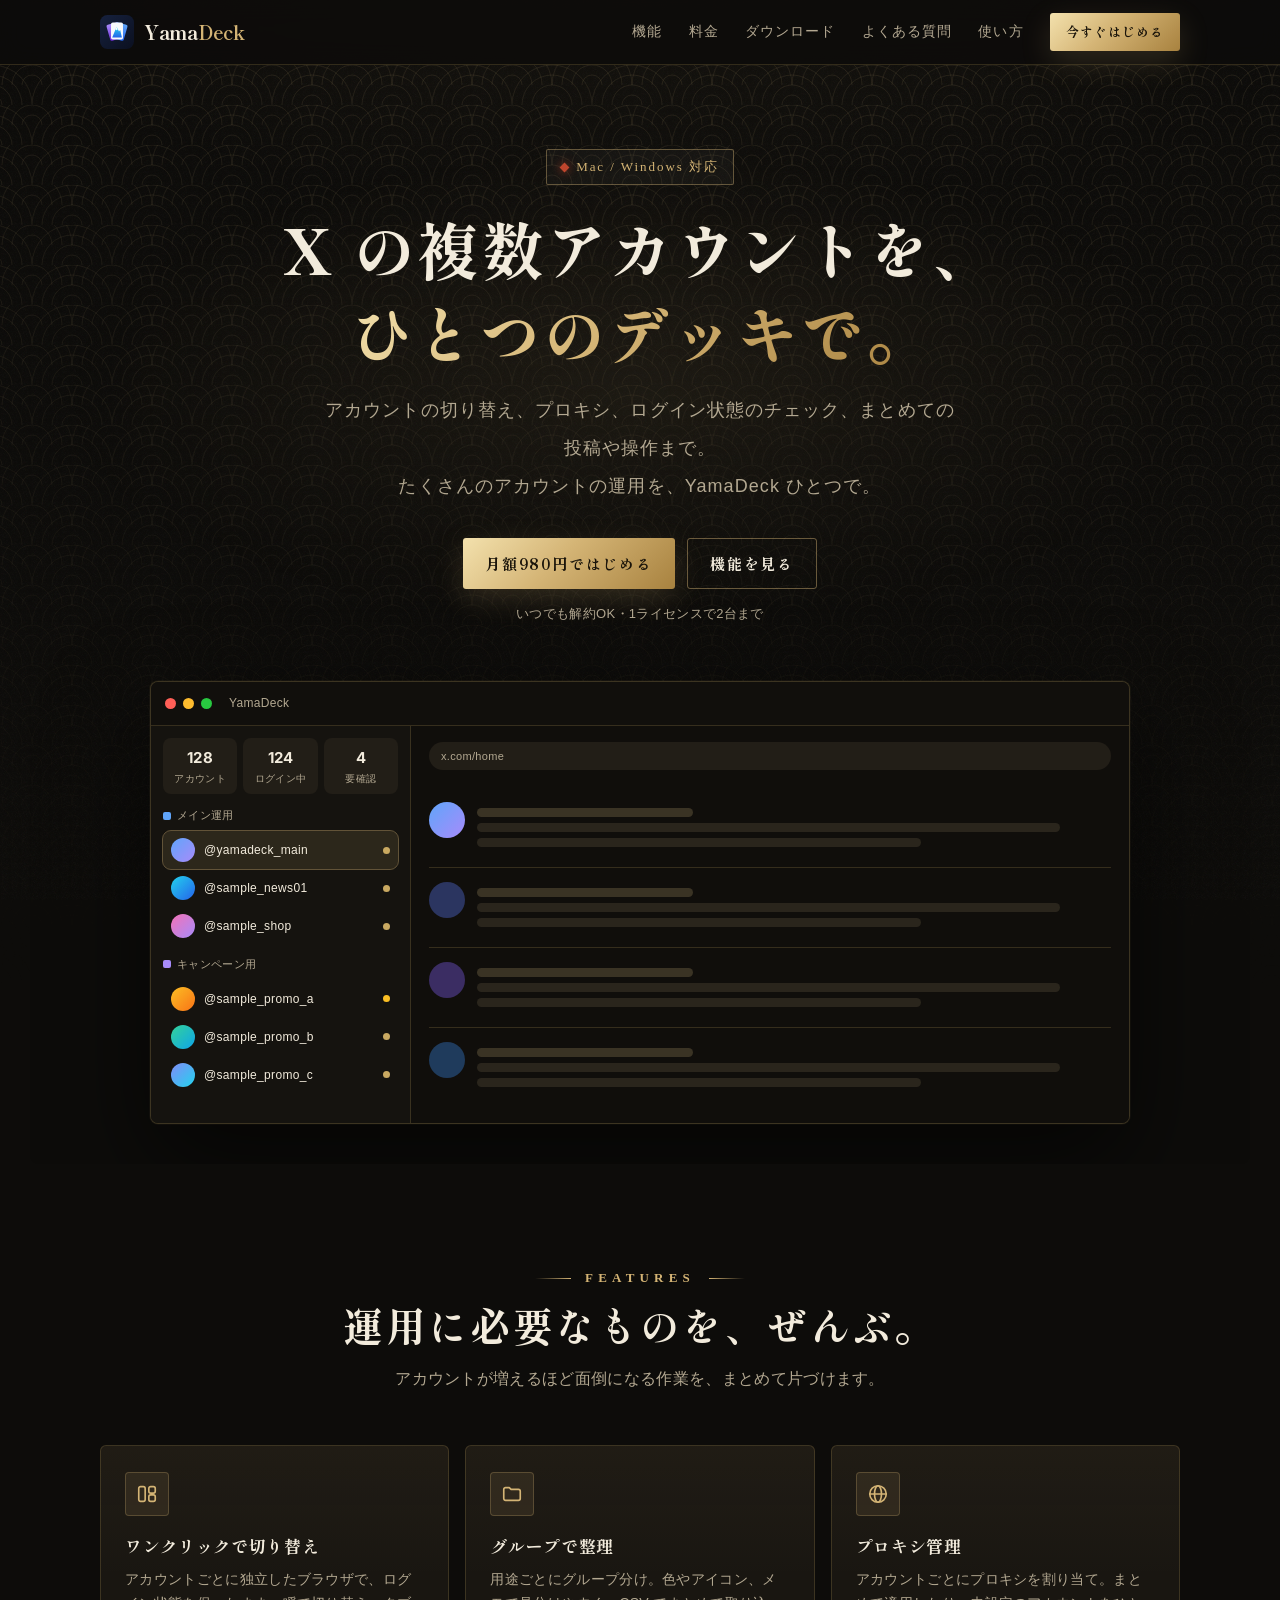
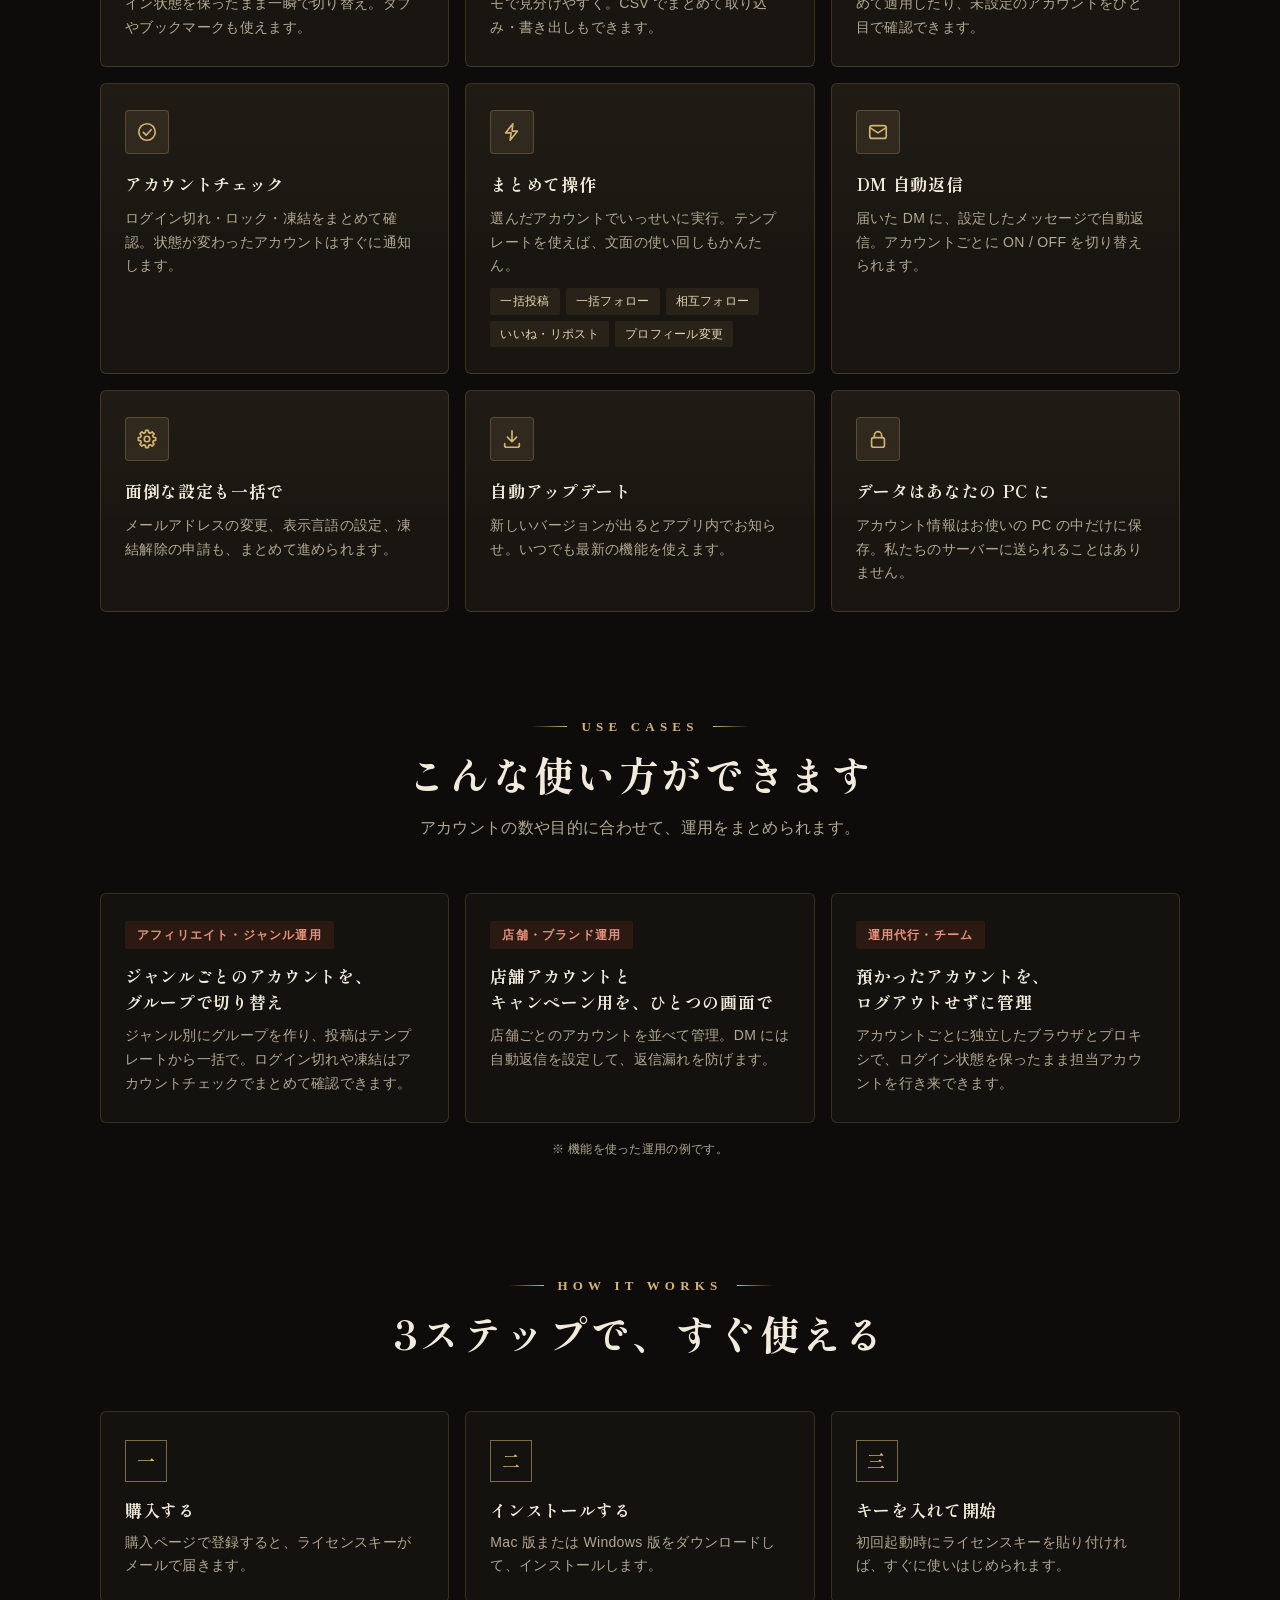
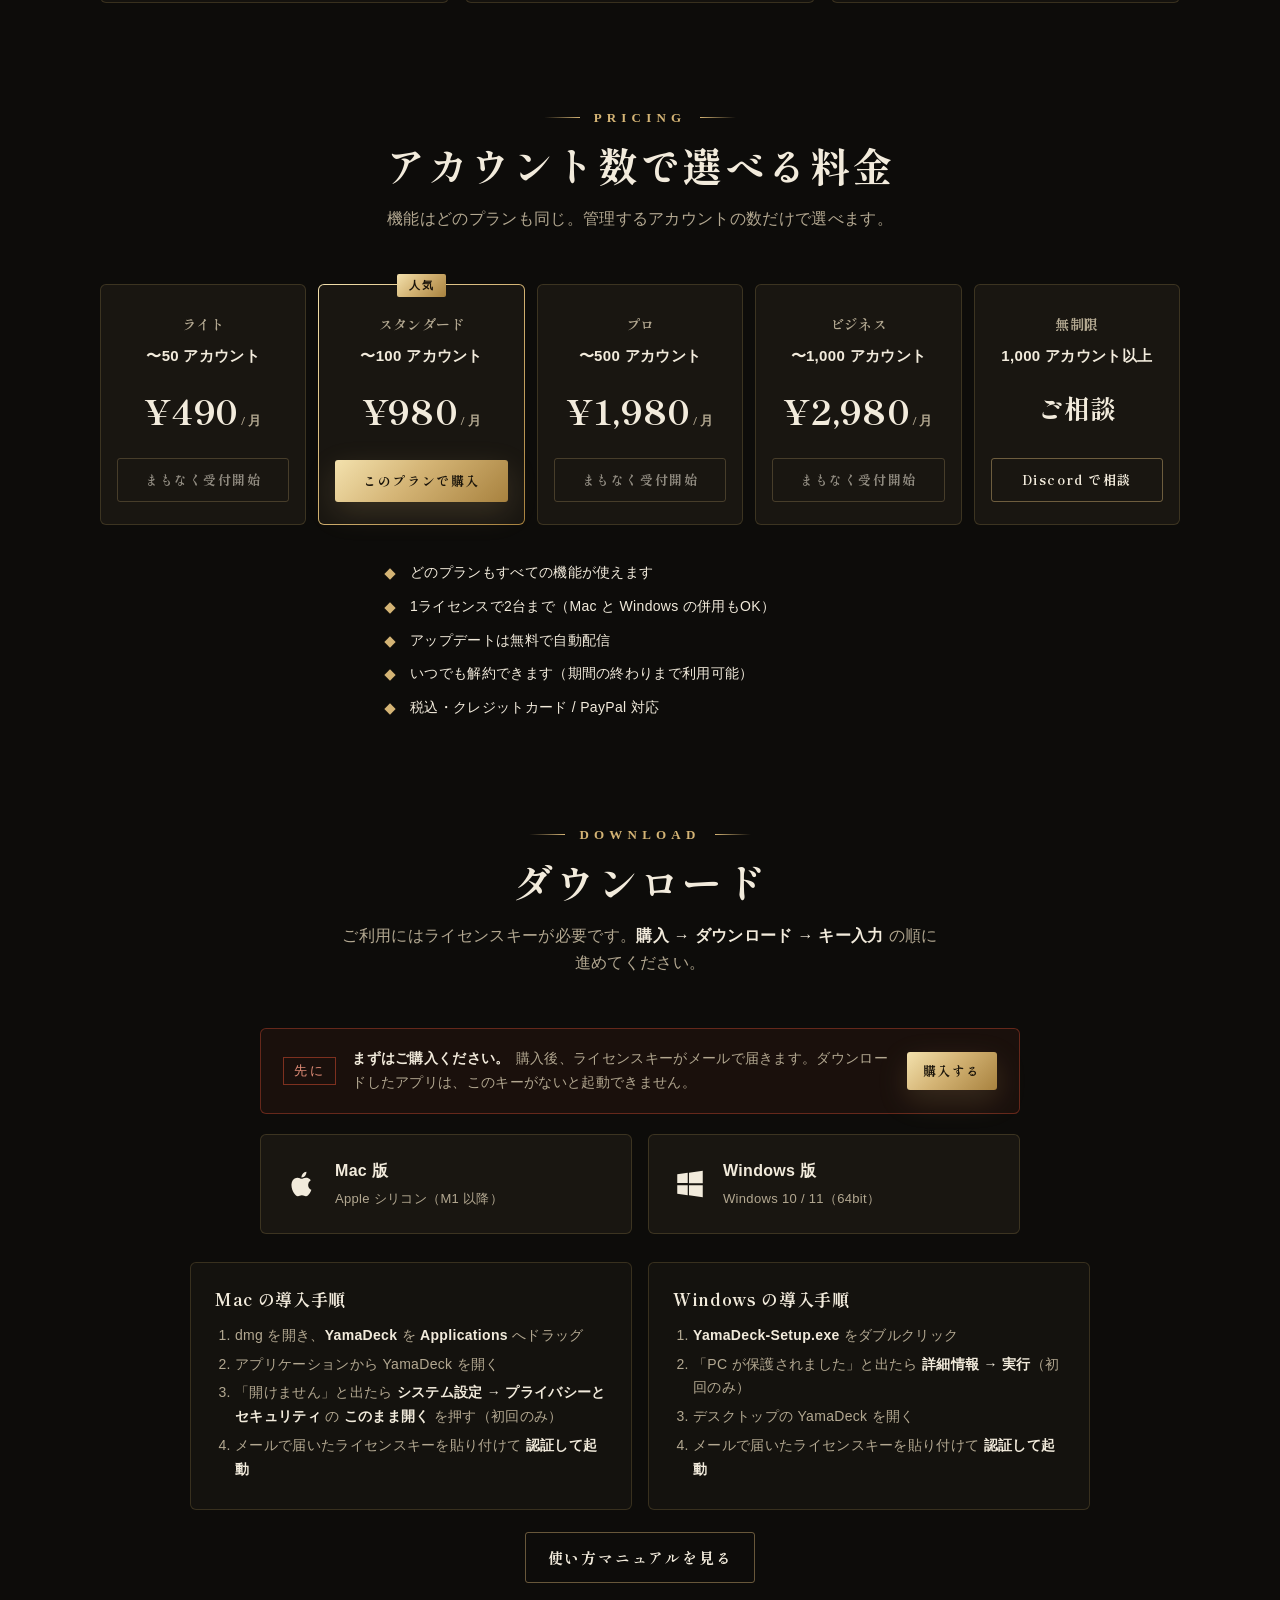
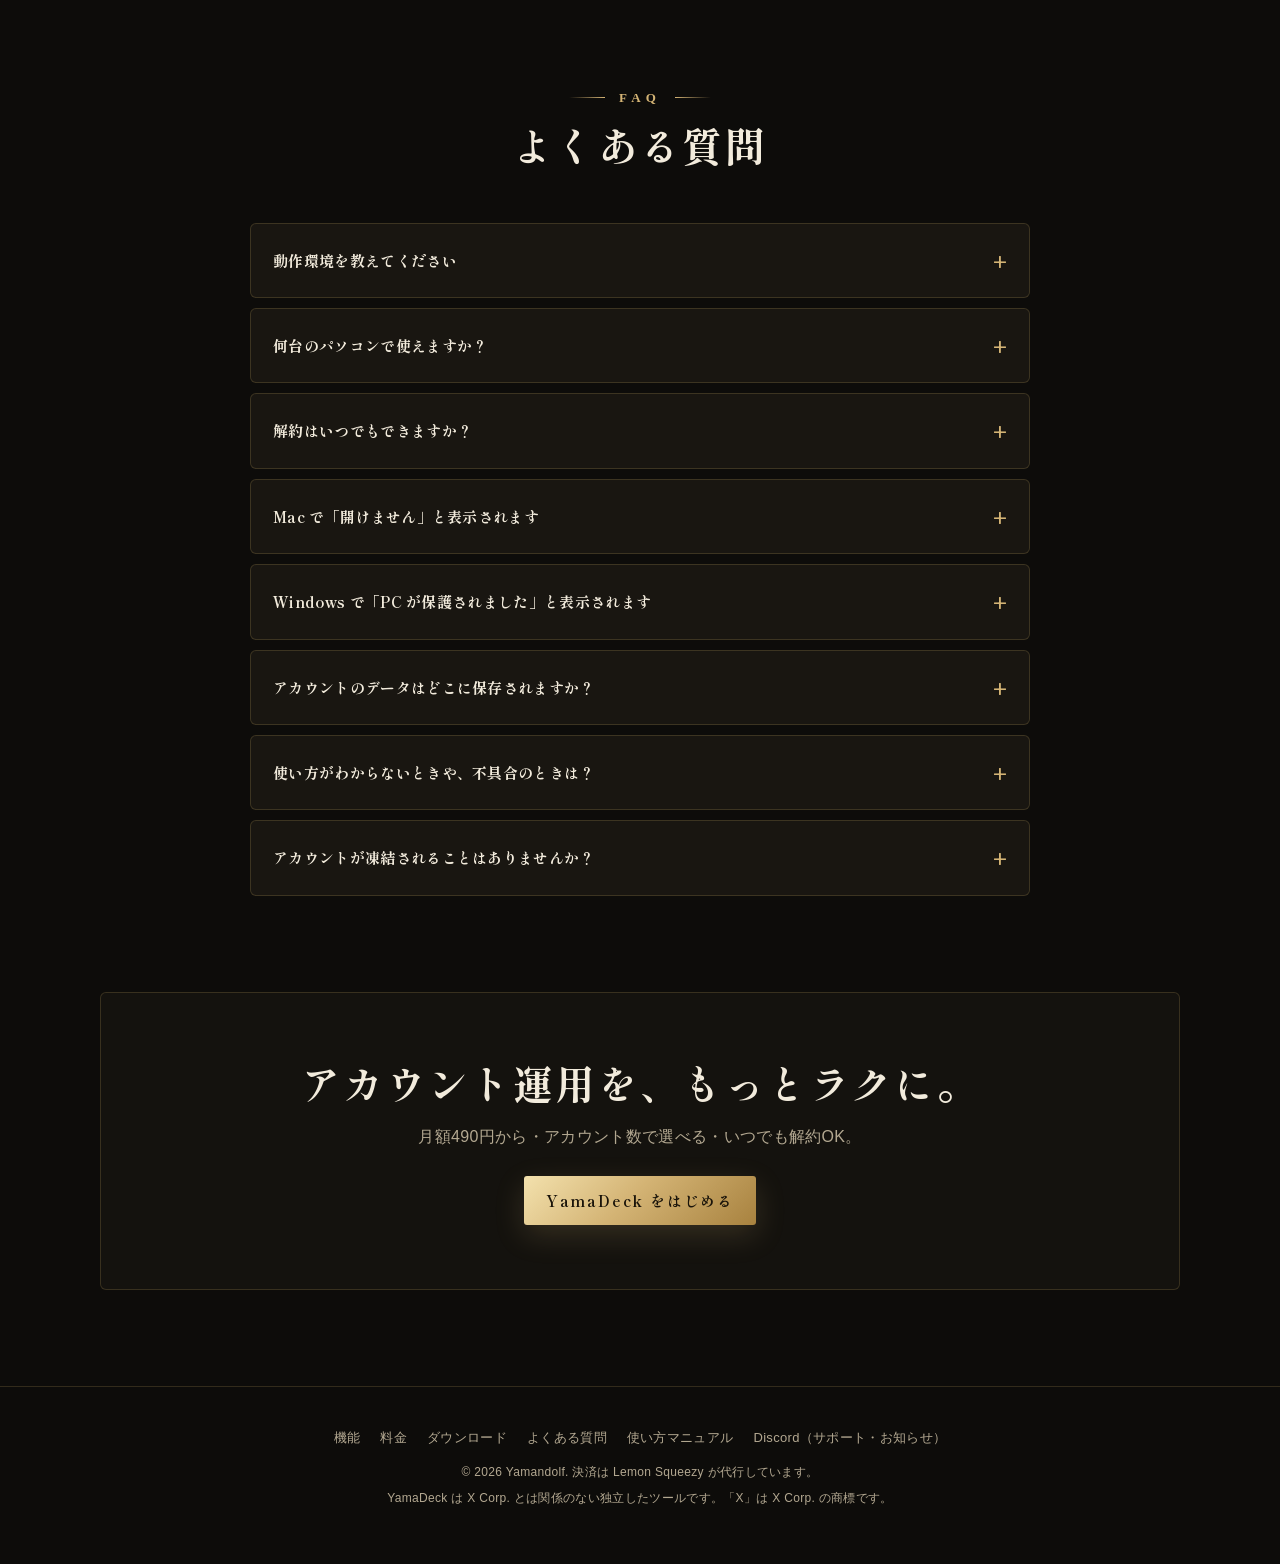
<file: index.html>
<!doctype html>
<html lang="ja">
<head>
  <meta charset="utf-8" />
  <meta name="viewport" content="width=device-width, initial-scale=1" />
  <title>YamaDeck｜X の複数アカウントを、ひとつのデッキで。</title>
  <meta name="description" content="YamaDeck は X（旧Twitter）の複数アカウントをまとめて管理できるデスクトップアプリです。アカウントごとに独立したブラウザ、プロキシ管理、アカウントチェック、一括投稿・一括操作に対応。月額490円から（管理アカウント数で選べる5プラン）。" />

  <!-- X（Twitter）・SNS でリンクを貼ったときのカード表示 -->
  <meta property="og:type" content="website" />
  <meta property="og:title" content="YamaDeck｜X の複数アカウントを、ひとつのデッキで。" />
  <meta property="og:description" content="アカウント切り替え・プロキシ・アカウントチェック・一括操作をひとつのアプリに。Mac / Windows 対応、月額490円から。" />
  <meta property="og:url" content="https://yamatobusiness.github.io/yamadeck/" />
  <meta property="og:image" content="https://yamatobusiness.github.io/yamadeck/og.png" />
  <meta name="twitter:card" content="summary_large_image" />
  <link rel="icon" type="image/png" href="icon.png" />

  <link rel="preconnect" href="https://fonts.googleapis.com" />
  <link rel="preconnect" href="https://fonts.gstatic.com" crossorigin />
  <link href="https://fonts.googleapis.com/css2?family=Inter:wght@500;700;800&family=Shippori+Mincho+B1:wght@600;700;800&family=Zen+Kaku+Gothic+New:wght@400;500;700&display=swap" rel="stylesheet" />

  <style>
    :root {
      --bg: #0b1020;
      --bg-2: #111832;
      --panel: #141c36;
      --panel-2: #1a2342;
      --line: #263155;
      --text: #eef2ff;
      --sub: #9aa6c7;
      --blue: #60a5fa;
      --blue-d: #2563eb;
      --violet: #a78bfa;
      --cyan: #22d3ee;
      --green: #34d399;
      --grad: linear-gradient(135deg, #22d3ee 0%, #60a5fa 40%, #a78bfa 100%);
      --radius: 18px;
      --maxw: 1120px;
    }
    * { box-sizing: border-box; }
    html { scroll-behavior: smooth; }
    body {
      margin: 0;
      background: var(--bg);
      color: var(--text);
      font-family: "Inter", "Noto Sans JP", -apple-system, BlinkMacSystemFont, "Hiragino Sans", "Segoe UI", sans-serif;
      line-height: 1.7;
      -webkit-font-smoothing: antialiased;
    }
    a { color: inherit; text-decoration: none; }
    /* 日本語の見出しを文節で改行（対応ブラウザのみ） */
    h1, h2, h3, .lead, .sec-head p { word-break: auto-phrase; }
    img { max-width: 100%; display: block; }
    .wrap { max-width: var(--maxw); margin: 0 auto; padding: 0 20px; }

    /* ── ヘッダー ───────────────────────────── */
    header {
      position: sticky; top: 0; z-index: 10;
      background: rgba(11, 16, 32, .78);
      backdrop-filter: blur(12px);
      border-bottom: 1px solid rgba(38, 49, 85, .6);
    }
    .nav { display: flex; align-items: center; justify-content: space-between; height: 64px; }
    .brand { display: flex; align-items: center; gap: 10px; font-weight: 800; font-size: 19px; letter-spacing: -.3px; }
    .brand img { width: 34px; height: 34px; }
    .brand b { color: var(--blue); }
    .nav-links { display: flex; align-items: center; gap: 26px; font-size: 14px; color: var(--sub); }
    .nav-links a:hover { color: var(--text); }
    .btn {
      display: inline-flex; align-items: center; justify-content: center; gap: 8px;
      padding: 12px 22px; border-radius: 999px; font-weight: 700; font-size: 15px;
      transition: transform .15s, box-shadow .15s, background .15s;
      white-space: nowrap;
    }
    .btn:hover { transform: translateY(-1px); }
    .btn-primary { background: var(--grad); color: #0b1020; box-shadow: 0 10px 30px rgba(96, 165, 250, .35); }
    .btn-primary:hover { box-shadow: 0 14px 36px rgba(96, 165, 250, .5); }
    .btn-ghost { border: 1px solid var(--line); color: var(--text); background: rgba(255,255,255,.03); }
    .btn-ghost:hover { background: rgba(255,255,255,.07); }
    .btn-sm { padding: 8px 16px; font-size: 13px; }
    .btn svg { width: 18px; height: 18px; }

    /* ── ヒーロー ───────────────────────────── */
    .hero { position: relative; overflow: hidden; padding: 84px 0 40px; }
    .hero::before {
      content: ""; position: absolute; inset: -40% -10% auto; height: 760px; z-index: -1;
      background:
        radial-gradient(closest-side at 30% 40%, rgba(96,165,250,.28), transparent 70%),
        radial-gradient(closest-side at 72% 30%, rgba(167,139,250,.24), transparent 70%);
    }
    .hero-grid { display: grid; grid-template-columns: 1fr; gap: 48px; align-items: center; text-align: center; }
    .pill {
      display: inline-flex; align-items: center; gap: 8px;
      padding: 6px 14px; border-radius: 999px; font-size: 13px; color: var(--sub);
      border: 1px solid var(--line); background: rgba(255,255,255,.03);
    }
    .pill i { width: 8px; height: 8px; border-radius: 50%; background: var(--green); box-shadow: 0 0 10px var(--green); }
    h1 {
      margin: 22px 0 18px; font-size: clamp(27px, 7vw, 62px); line-height: 1.2;
      font-weight: 900; letter-spacing: -1.5px;
    }
    h1 .g { background: var(--grad); -webkit-background-clip: text; background-clip: text; color: transparent; }
    .lead { margin: 0 auto; max-width: 640px; color: var(--sub); font-size: clamp(15px, 2vw, 18px); }
    .cta { display: flex; flex-wrap: wrap; justify-content: center; gap: 12px; margin-top: 32px; }
    .cta-note { margin-top: 14px; font-size: 13px; color: var(--sub); }

    /* アプリ画面のイメージ（実データではなくサンプル） */
    .mock {
      width: 100%; margin: 8px auto 0; max-width: 980px; text-align: left;
      border-radius: 16px; overflow: hidden; border: 1px solid var(--line);
      background: var(--panel); box-shadow: 0 40px 100px rgba(0,0,0,.55), 0 0 0 1px rgba(255,255,255,.02);
    }
    .mock-bar { display: flex; align-items: center; gap: 7px; padding: 11px 14px; background: #0f1530; border-bottom: 1px solid var(--line); }
    .mock-bar span { width: 11px; height: 11px; border-radius: 50%; background: #3a4468; }
    .mock-bar span:nth-child(1) { background: #ff5f57; } .mock-bar span:nth-child(2) { background: #febc2e; } .mock-bar span:nth-child(3) { background: #28c840; }
    .mock-bar em { margin-left: 10px; font-style: normal; font-size: 12px; color: var(--sub); }
    .mock-body { display: grid; grid-template-columns: 260px 1fr; min-height: 380px; }
    .mock-side { border-right: 1px solid var(--line); padding: 12px; background: #121a35; }
    .mock-stats { display: flex; gap: 6px; margin-bottom: 12px; }
    .mock-stats div { flex: 1; text-align: center; padding: 7px 0; border-radius: 8px; background: var(--panel-2); font-size: 10px; color: var(--sub); }
    .mock-stats b { display: block; font-size: 15px; color: var(--text); font-family: Inter, sans-serif; }
    .mock-group { margin: 10px 0 6px; font-size: 11px; color: var(--sub); display: flex; align-items: center; gap: 6px; }
    .mock-group::before { content: ""; width: 8px; height: 8px; border-radius: 2px; background: var(--g, var(--blue)); }
    .mock-acc { display: flex; align-items: center; gap: 9px; padding: 7px 8px; border-radius: 8px; font-size: 12px; }
    .mock-acc.on { background: rgba(96,165,250,.14); outline: 1px solid rgba(96,165,250,.35); }
    .mock-acc .av { width: 24px; height: 24px; border-radius: 50%; background: var(--a, #334); flex-shrink: 0; }
    .mock-acc .nm { flex: 1; min-width: 0; overflow: hidden; text-overflow: ellipsis; white-space: nowrap; }
    .mock-acc .st { width: 7px; height: 7px; border-radius: 50%; background: var(--green); }
    .mock-acc .st.warn { background: #fbbf24; }
    .mock-main { padding: 16px 18px; background: #0d1329; }
    .mock-url { height: 28px; border-radius: 999px; background: var(--panel-2); margin-bottom: 18px; display: flex; align-items: center; padding: 0 12px; font-size: 11px; color: var(--sub); }
    .sk { border-bottom: 1px solid var(--line); padding: 14px 0; display: flex; gap: 12px; }
    .sk .av { width: 36px; height: 36px; border-radius: 50%; background: var(--a, #2b3560); flex-shrink: 0; }
    .sk .ln { flex: 1; }
    .sk .ln i { display: block; height: 9px; border-radius: 5px; background: #222c52; margin: 6px 0; }
    .sk .ln i:first-child { width: 34%; background: #2d3966; }
    .sk .ln i:nth-child(2) { width: 92%; } .sk .ln i:nth-child(3) { width: 70%; }

    /* ── セクション共通 ─────────────────────── */
    section { padding: 96px 0; }
    .sec-head { text-align: center; max-width: 720px; margin: 0 auto 52px; }
    .eyebrow { font-size: 13px; font-weight: 700; letter-spacing: 2px; color: var(--blue); text-transform: uppercase; font-family: Inter, sans-serif; }
    h2 { margin: 10px 0 14px; font-size: clamp(26px, 4vw, 40px); line-height: 1.3; font-weight: 900; letter-spacing: -.8px; }
    .sec-head p { margin: 0; color: var(--sub); }

    /* 機能 */
    .features { display: grid; grid-template-columns: repeat(3, 1fr); gap: 16px; }
    @media (max-width: 960px) { .features { grid-template-columns: repeat(2, 1fr); } }
    @media (max-width: 620px) { .features { grid-template-columns: 1fr; } }
    .feat {
      padding: 26px 24px; border-radius: var(--radius); background: var(--panel);
      border: 1px solid var(--line); transition: border-color .2s, transform .2s;
    }
    .feat:hover { border-color: rgba(96,165,250,.5); transform: translateY(-2px); }
    .feat .ic {
      width: 44px; height: 44px; border-radius: 12px; display: grid; place-items: center; margin-bottom: 16px;
      background: linear-gradient(135deg, rgba(34,211,238,.18), rgba(167,139,250,.18)); color: var(--blue);
    }
    .feat .ic svg { width: 22px; height: 22px; }
    .feat h3 { margin: 0 0 8px; font-size: 17px; }
    .feat p { margin: 0; font-size: 14px; color: var(--sub); }
    .feat ul { margin: 10px 0 0; padding: 0; list-style: none; display: flex; flex-wrap: wrap; gap: 6px; }
    .feat li { font-size: 12px; padding: 3px 10px; border-radius: 999px; background: var(--panel-2); color: #c7d2fe; }

    /* 活用シーン（実際の利用者の声ではなく、使い方の例） */
    .usecases { display: grid; grid-template-columns: repeat(3, 1fr); gap: 16px; }
    @media (max-width: 960px) { .usecases { grid-template-columns: 1fr; } }
    .uc { padding: 26px 24px; border-radius: var(--radius); background: var(--bg-2); border: 1px solid var(--line); }
    .uc-tag { display: inline-block; font-size: 12px; font-weight: 700; padding: 4px 12px; border-radius: 999px; background: rgba(96,165,250,.14); color: var(--blue); margin-bottom: 14px; }
    .uc h3 { margin: 0 0 10px; font-size: 17px; line-height: 1.5; }
    .uc p { margin: 0; color: var(--sub); font-size: 14px; }
    .uc-note { margin-top: 16px; text-align: center; font-size: 12px; color: var(--sub); }

    /* 手順 */
    .steps { display: grid; grid-template-columns: repeat(auto-fit, minmax(240px, 1fr)); gap: 16px; counter-reset: s; }
    .step { position: relative; padding: 28px 24px 24px; border-radius: var(--radius); background: var(--bg-2); border: 1px solid var(--line); }
    .step::before {
      counter-increment: s; content: counter(s);
      display: grid; place-items: center; width: 36px; height: 36px; border-radius: 50%;
      background: var(--grad); color: #0b1020; font-weight: 800; font-family: Inter, sans-serif; margin-bottom: 14px;
    }
    .step h3 { margin: 0 0 6px; font-size: 17px; }
    .step p { margin: 0; color: var(--sub); font-size: 14px; }

    /* 料金 */
    .price-card {
      max-width: 460px; margin: 0 auto; padding: 36px 32px; border-radius: 24px; text-align: center;
      background: linear-gradient(var(--panel), var(--panel)) padding-box, var(--grad) border-box;
      border: 1.5px solid transparent; box-shadow: 0 30px 80px rgba(37, 99, 235, .25);
    }
    .plans { display: grid; grid-template-columns: repeat(5, 1fr); gap: 12px; }
    @media (max-width: 1000px) { .plans { grid-template-columns: repeat(3, 1fr); } }
    @media (max-width: 640px) { .plans { grid-template-columns: 1fr 1fr; } }
    @media (max-width: 400px) { .plans { grid-template-columns: 1fr; } }
    .plan-card { position: relative; display: flex; flex-direction: column; align-items: center; gap: 6px; padding: 28px 16px 22px; text-align: center; border-radius: var(--radius); background: var(--panel); border: 1px solid var(--line); }
    .plan-card.popular { border-color: transparent; background: linear-gradient(var(--panel), var(--panel)) padding-box, var(--grad) border-box; border: 1px solid transparent; }
    .plan-card .plan { font-weight: 700; color: var(--sub); font-size: 14px; }
    .plan-limit { font-size: 15px; font-weight: 700; color: var(--text); }
    .plan-card .price { margin: 8px 0 12px; font-size: 34px; }
    .plan-card .price small { font-size: 13px; }
    .price-ask { font-size: 26px !important; padding: 4px 0; }
    .plan-card .btn { width: 100%; padding: 10px 8px; font-size: 13px; margin-top: auto; }
    .plan-soon { opacity: .55; cursor: default; }
    .plan-tag { position: absolute; top: -11px; padding: 2px 12px; font-size: 11px; font-weight: 700; color: #1a140a; background: var(--grad); border-radius: 2px; letter-spacing: .15em; }
    .check.plan-common { max-width: 520px; margin: 36px auto 0; }
    .price-card .plan { font-weight: 700; color: var(--sub); font-size: 14px; }
    .price { margin: 10px 0 4px; font-family: Inter, sans-serif; font-weight: 800; font-size: 56px; letter-spacing: -2px; }
    .price small { font-size: 18px; font-weight: 600; color: var(--sub); letter-spacing: 0; }
    .price-note { color: var(--sub); font-size: 13px; margin-bottom: 22px; }
    .check { list-style: none; padding: 0; margin: 0 0 28px; text-align: left; display: grid; gap: 10px; }
    .check li { display: flex; gap: 10px; font-size: 14px; }
    .check li::before {
      content: ""; flex-shrink: 0; width: 20px; height: 20px; margin-top: 2px; border-radius: 50%;
      background: rgba(52,211,153,.15) url("data:image/svg+xml,%3Csvg xmlns='http://www.w3.org/2000/svg' viewBox='0 0 24 24' fill='none' stroke='%2334d399' stroke-width='3' stroke-linecap='round' stroke-linejoin='round'%3E%3Cpath d='M6 12.5l4 4 8-9'/%3E%3C/svg%3E") center/12px no-repeat;
    }
    .price-card .btn { width: 100%; }

    /* ダウンロード */
    .dl { display: grid; grid-template-columns: repeat(auto-fit, minmax(260px, 1fr)); gap: 16px; max-width: 760px; margin: 0 auto; }
    .dl a {
      display: flex; align-items: center; gap: 16px; padding: 22px 24px; border-radius: var(--radius);
      background: var(--panel); border: 1px solid var(--line); transition: border-color .2s;
    }
    .dl a:hover { border-color: rgba(96,165,250,.6); }
    .dl svg { width: 34px; height: 34px; flex-shrink: 0; color: var(--text); }
    .dl b { display: block; font-size: 16px; }
    .dl span { font-size: 13px; color: var(--sub); }
    .install { display: grid; grid-template-columns: repeat(auto-fit, minmax(300px, 1fr)); gap: 16px; max-width: 900px; margin: 28px auto 0; }
    .install-card { padding: 22px 24px; border-radius: var(--radius); background: var(--bg-2); border: 1px solid var(--line); }
    .install-card h3 { margin: 0 0 10px; font-size: 17px; }
    .install-card ol { margin: 0; padding-left: 20px; color: var(--sub); font-size: 14px; }
    .install-card li { margin: 5px 0; }
    .install-card b { color: var(--text); font-weight: 700; }
    .manual-link { text-align: center; margin-top: 22px; }
    .buy-first { display: flex; align-items: center; gap: 16px; flex-wrap: wrap; max-width: 760px; margin: 0 auto 20px; padding: 18px 22px; border: 1px solid rgba(192,70,45,.45); background: rgba(192,70,45,.07); border-radius: 6px; font-size: 14px; color: var(--sub); }
    .buy-first > div { flex: 1; min-width: 220px; }
    .buy-first b { color: var(--text); margin-right: 6px; }
    .buy-no { font-family: var(--mincho, serif); color: #e6907a; border: 1px solid rgba(192,70,45,.6); padding: 2px 10px; letter-spacing: .2em; font-size: 13px; }
    .dl-note { max-width: 760px; margin: 18px auto 0; font-size: 13px; color: var(--sub); text-align: center; }

    /* FAQ */
    .faq { max-width: 780px; margin: 0 auto; display: grid; gap: 10px; }
    details { border-radius: 14px; background: var(--panel); border: 1px solid var(--line); padding: 0 22px; }
    summary {
      cursor: pointer; list-style: none; padding: 18px 0; font-weight: 700; font-size: 15px;
      display: flex; justify-content: space-between; align-items: center; gap: 16px;
    }
    summary::-webkit-details-marker { display: none; }
    summary::after { content: "+"; font-size: 22px; color: var(--blue); transition: transform .2s; }
    details[open] summary::after { transform: rotate(45deg); }
    details p { margin: 0 0 18px; color: var(--sub); font-size: 14px; }

    /* 最後の CTA */
    .final {
      text-align: center; padding: 64px 24px; border-radius: 28px;
      background: radial-gradient(closest-side at 50% 0%, rgba(96,165,250,.25), transparent), var(--bg-2);
      border: 1px solid var(--line);
    }
    .final h2 { margin-top: 0; }
    .final p { color: var(--sub); margin: 0 0 26px; }

    footer { padding: 40px 0 56px; color: var(--sub); font-size: 12px; text-align: center; }
    footer .links { display: flex; justify-content: center; flex-wrap: wrap; gap: 20px; margin-bottom: 12px; font-size: 13px; }
    footer a:hover { color: var(--text); }

    /* ── スマホ ─────────────────────────────── */
    @media (max-width: 760px) {
      .nav-links a:not(.btn) { display: none; }
      .hero { padding-top: 56px; }
      .mock-body { grid-template-columns: 1fr; }
      .mock-main { display: none; }
      section { padding: 72px 0; }
      .price { font-size: 48px; }
    }
  </style>
  <link rel="stylesheet" href="theme-wa.css" />
</head>
<body>

<header>
  <div class="wrap nav">
    <a class="brand" href="#"><img src="logo.svg" alt="" /><span>Yama<b>Deck</b></span></a>
    <nav class="nav-links">
      <a href="#features">機能</a>
      <a href="#price">料金</a>
      <a href="#download">ダウンロード</a>
      <a href="#faq">よくある質問</a>
      <a href="manual/">使い方</a>
      <a class="btn btn-primary btn-sm" href="https://yamandolf.lemonsqueezy.com/checkout/buy/c8f4e047-52f2-4eb7-a67c-2184bd9d6c29" data-checkout>今すぐはじめる</a>
    </nav>
  </div>
</header>

<main>
  <!-- ヒーロー -->
  <div class="hero">
    <div class="wrap hero-grid">
      <div>
        <span class="pill"><i></i>Mac / Windows 対応</span>
        <h1>X の複数アカウントを、<br /><span class="g">ひとつのデッキで。</span></h1>
        <p class="lead">アカウントの切り替え、プロキシ、ログイン状態のチェック、まとめての投稿や操作まで。<br />たくさんのアカウントの運用を、YamaDeck ひとつで。</p>
        <div class="cta">
          <a class="btn btn-primary" href="https://yamandolf.lemonsqueezy.com/checkout/buy/c8f4e047-52f2-4eb7-a67c-2184bd9d6c29" data-checkout>月額980円ではじめる</a>
          <a class="btn btn-ghost" href="#features">機能を見る</a>
        </div>
        <div class="cta-note">いつでも解約OK・1ライセンスで2台まで</div>
      </div>

      <!-- アプリ画面のイメージ（サンプル表示） -->
      <div class="mock" aria-hidden="true">
        <div class="mock-bar"><span></span><span></span><span></span><em>YamaDeck</em></div>
        <div class="mock-body">
          <div class="mock-side">
            <div class="mock-stats">
              <div><b>128</b>アカウント</div>
              <div><b>124</b>ログイン中</div>
              <div><b>4</b>要確認</div>
            </div>
            <div class="mock-group" style="--g:#60a5fa">メイン運用</div>
            <div class="mock-acc on"><span class="av" style="--a:linear-gradient(135deg,#60a5fa,#a78bfa)"></span><span class="nm">@yamadeck_main</span><span class="st"></span></div>
            <div class="mock-acc"><span class="av" style="--a:linear-gradient(135deg,#22d3ee,#2563eb)"></span><span class="nm">@sample_news01</span><span class="st"></span></div>
            <div class="mock-acc"><span class="av" style="--a:linear-gradient(135deg,#f472b6,#a78bfa)"></span><span class="nm">@sample_shop</span><span class="st"></span></div>
            <div class="mock-group" style="--g:#a78bfa">キャンペーン用</div>
            <div class="mock-acc"><span class="av" style="--a:linear-gradient(135deg,#fbbf24,#f97316)"></span><span class="nm">@sample_promo_a</span><span class="st warn"></span></div>
            <div class="mock-acc"><span class="av" style="--a:linear-gradient(135deg,#34d399,#0ea5e9)"></span><span class="nm">@sample_promo_b</span><span class="st"></span></div>
            <div class="mock-acc"><span class="av" style="--a:linear-gradient(135deg,#818cf8,#22d3ee)"></span><span class="nm">@sample_promo_c</span><span class="st"></span></div>
          </div>
          <div class="mock-main">
            <div class="mock-url">x.com/home</div>
            <div class="sk"><span class="av" style="--a:linear-gradient(135deg,#60a5fa,#a78bfa)"></span><div class="ln"><i></i><i></i><i></i></div></div>
            <div class="sk"><span class="av"></span><div class="ln"><i></i><i></i><i></i></div></div>
            <div class="sk"><span class="av" style="--a:#3b2d63"></span><div class="ln"><i></i><i></i><i></i></div></div>
            <div class="sk" style="border:0"><span class="av" style="--a:#1f3b5c"></span><div class="ln"><i></i><i></i><i></i></div></div>
          </div>
        </div>
      </div>
    </div>
  </div>

  <!-- 機能 -->
  <section id="features">
    <div class="wrap">
      <div class="sec-head">
        <div class="eyebrow">Features</div>
        <h2>運用に必要なものを、ぜんぶ。</h2>
        <p>アカウントが増えるほど面倒になる作業を、まとめて片づけます。</p>
      </div>
      <div class="features">
        <div class="feat">
          <div class="ic"><svg viewBox="0 0 24 24" fill="none" stroke="currentColor" stroke-width="1.8" stroke-linecap="round" stroke-linejoin="round"><rect x="3" y="4" width="7" height="16" rx="2"/><rect x="14" y="4" width="7" height="7" rx="2"/><rect x="14" y="13" width="7" height="7" rx="2"/></svg></div>
          <h3>ワンクリックで切り替え</h3>
          <p>アカウントごとに独立したブラウザで、ログイン状態を保ったまま一瞬で切り替え。タブやブックマークも使えます。</p>
        </div>
        <div class="feat">
          <div class="ic"><svg viewBox="0 0 24 24" fill="none" stroke="currentColor" stroke-width="1.8" stroke-linecap="round" stroke-linejoin="round"><path d="M3 7a2 2 0 0 1 2-2h4l2 2h8a2 2 0 0 1 2 2v8a2 2 0 0 1-2 2H5a2 2 0 0 1-2-2z"/></svg></div>
          <h3>グループで整理</h3>
          <p>用途ごとにグループ分け。色やアイコン、メモで見分けやすく。CSV でまとめて取り込み・書き出しもできます。</p>
        </div>
        <div class="feat">
          <div class="ic"><svg viewBox="0 0 24 24" fill="none" stroke="currentColor" stroke-width="1.8" stroke-linecap="round" stroke-linejoin="round"><circle cx="12" cy="12" r="9"/><ellipse cx="12" cy="12" rx="3.8" ry="9"/><path d="M3 12h18"/></svg></div>
          <h3>プロキシ管理</h3>
          <p>アカウントごとにプロキシを割り当て。まとめて適用したり、未設定のアカウントをひと目で確認できます。</p>
        </div>
        <div class="feat">
          <div class="ic"><svg viewBox="0 0 24 24" fill="none" stroke="currentColor" stroke-width="1.8" stroke-linecap="round" stroke-linejoin="round"><circle cx="12" cy="12" r="9"/><path d="M8 12.5l3 3 5.5-6"/></svg></div>
          <h3>アカウントチェック</h3>
          <p>ログイン切れ・ロック・凍結をまとめて確認。状態が変わったアカウントはすぐに通知します。</p>
        </div>
        <div class="feat">
          <div class="ic"><svg viewBox="0 0 24 24" fill="none" stroke="currentColor" stroke-width="1.8" stroke-linecap="round" stroke-linejoin="round"><path d="M13 3L5 13h6l-1 8 8-10h-6z"/></svg></div>
          <h3>まとめて操作</h3>
          <p>選んだアカウントでいっせいに実行。テンプレートを使えば、文面の使い回しもかんたん。</p>
          <ul><li>一括投稿</li><li>一括フォロー</li><li>相互フォロー</li><li>いいね・リポスト</li><li>プロフィール変更</li></ul>
        </div>
        <div class="feat">
          <div class="ic"><svg viewBox="0 0 24 24" fill="none" stroke="currentColor" stroke-width="1.8" stroke-linecap="round" stroke-linejoin="round"><rect x="3" y="5" width="18" height="14" rx="2.5"/><path d="M3.5 7.5L12 13l8.5-5.5"/></svg></div>
          <h3>DM 自動返信</h3>
          <p>届いた DM に、設定したメッセージで自動返信。アカウントごとに ON / OFF を切り替えられます。</p>
        </div>
        <div class="feat">
          <div class="ic"><svg viewBox="0 0 24 24" fill="none" stroke="currentColor" stroke-width="1.8" stroke-linecap="round" stroke-linejoin="round"><path d="M18.95 10.14L21.48 10.5V13.5L18.95 13.86L18.24 15.6L19.77 17.64L17.64 19.77L15.6 18.24L13.86 18.95L13.5 21.48H10.5L10.14 18.95L8.4 18.24L6.36 19.77L4.23 17.64L5.76 15.6L5.05 13.86L2.52 13.5V10.5L5.05 10.14L5.76 8.4L4.23 6.36L6.36 4.23L8.4 5.76L10.14 5.05L10.5 2.52H13.5L13.86 5.05L15.6 5.76L17.64 4.23L19.77 6.36L18.24 8.4Z"/><circle cx="12" cy="12" r="3"/></svg></div>
          <h3>面倒な設定も一括で</h3>
          <p>メールアドレスの変更、表示言語の設定、凍結解除の申請も、まとめて進められます。</p>
        </div>
        <div class="feat">
          <div class="ic"><svg viewBox="0 0 24 24" fill="none" stroke="currentColor" stroke-width="1.8" stroke-linecap="round" stroke-linejoin="round"><path d="M12 3v12M7 10l5 5 5-5"/><path d="M4 17v2a2 2 0 0 0 2 2h12a2 2 0 0 0 2-2v-2"/></svg></div>
          <h3>自動アップデート</h3>
          <p>新しいバージョンが出るとアプリ内でお知らせ。いつでも最新の機能を使えます。</p>
        </div>
        <div class="feat">
          <div class="ic"><svg viewBox="0 0 24 24" fill="none" stroke="currentColor" stroke-width="1.8" stroke-linecap="round" stroke-linejoin="round"><rect x="5" y="10.5" width="14" height="10.5" rx="2.2"/><path d="M8 10.5V8a4 4 0 0 1 8 0v2.5"/></svg></div>
          <h3>データはあなたの PC に</h3>
          <p>アカウント情報はお使いの PC の中だけに保存。私たちのサーバーに送られることはありません。</p>
        </div>
      </div>
    </div>
  </section>

  <!-- 活用シーン -->
  <section style="padding-top:0">
    <div class="wrap">
      <div class="sec-head">
        <div class="eyebrow">Use cases</div>
        <h2>こんな使い方ができます</h2>
        <p>アカウントの数や目的に合わせて、運用をまとめられます。</p>
      </div>
      <div class="usecases">
        <div class="uc">
          <span class="uc-tag">アフィリエイト・ジャンル運用</span>
          <h3>ジャンルごとのアカウントを、グループで切り替え</h3>
          <p>ジャンル別にグループを作り、投稿はテンプレートから一括で。ログイン切れや凍結はアカウントチェックでまとめて確認できます。</p>
        </div>
        <div class="uc">
          <span class="uc-tag">店舗・ブランド運用</span>
          <h3>店舗アカウントとキャンペーン用を、ひとつの画面で</h3>
          <p>店舗ごとのアカウントを並べて管理。DM には自動返信を設定して、返信漏れを防げます。</p>
        </div>
        <div class="uc">
          <span class="uc-tag">運用代行・チーム</span>
          <h3>預かったアカウントを、ログアウトせずに管理</h3>
          <p>アカウントごとに独立したブラウザとプロキシで、ログイン状態を保ったまま担当アカウントを行き来できます。</p>
        </div>
      </div>
      <p class="uc-note">※ 機能を使った運用の例です。</p>
    </div>
  </section>

  <!-- はじめ方 -->
  <section style="padding-top:0">
    <div class="wrap">
      <div class="sec-head">
        <div class="eyebrow">How it works</div>
        <h2>3ステップで、すぐ使える</h2>
      </div>
      <div class="steps">
        <div class="step"><h3>購入する</h3><p>購入ページで登録すると、ライセンスキーがメールで届きます。</p></div>
        <div class="step"><h3>インストールする</h3><p>Mac 版または Windows 版をダウンロードして、インストールします。</p></div>
        <div class="step"><h3>キーを入れて開始</h3><p>初回起動時にライセンスキーを貼り付ければ、すぐに使いはじめられます。</p></div>
      </div>
    </div>
  </section>

  <!-- 料金 -->
  <section id="price" style="padding-top:0">
    <div class="wrap">
      <div class="sec-head">
        <div class="eyebrow">Pricing</div>
        <h2>アカウント数で選べる料金</h2>
        <p>機能はどのプランも同じ。管理するアカウントの数だけで選べます。</p>
      </div>
      <div class="plans">
        <div class="plan-card">
          
          <div class="plan">ライト</div>
          <div class="plan-limit">〜50 アカウント</div>
          <div class="price">¥490<small> / 月</small></div>
          <span class="btn btn-ghost plan-soon" aria-disabled="true">まもなく受付開始</span>
        </div>
        <div class="plan-card popular">
          <div class="plan-tag">人気</div>
          <div class="plan">スタンダード</div>
          <div class="plan-limit">〜100 アカウント</div>
          <div class="price">¥980<small> / 月</small></div>
          <a class="btn btn-primary" href="https://yamandolf.lemonsqueezy.com/checkout/buy/c8f4e047-52f2-4eb7-a67c-2184bd9d6c29" data-checkout>このプランで購入</a>
        </div>
        <div class="plan-card">
          
          <div class="plan">プロ</div>
          <div class="plan-limit">〜500 アカウント</div>
          <div class="price">¥1,980<small> / 月</small></div>
          <span class="btn btn-ghost plan-soon" aria-disabled="true">まもなく受付開始</span>
        </div>
        <div class="plan-card">
          
          <div class="plan">ビジネス</div>
          <div class="plan-limit">〜1,000 アカウント</div>
          <div class="price">¥2,980<small> / 月</small></div>
          <span class="btn btn-ghost plan-soon" aria-disabled="true">まもなく受付開始</span>
        </div>
        <div class="plan-card">
          <div class="plan">無制限</div>
          <div class="plan-limit">1,000 アカウント以上</div>
          <div class="price price-ask">ご相談</div>
          <a class="btn btn-ghost" href="https://discord.gg/QfQgqrtS3v" target="_blank" rel="noopener">Discord で相談</a>
        </div>
      </div>
      <ul class="check plan-common">
        <li>どのプランもすべての機能が使えます</li>
        <li>1ライセンスで2台まで（Mac と Windows の併用もOK）</li>
        <li>アップデートは無料で自動配信</li>
        <li>いつでも解約できます（期間の終わりまで利用可能）</li>
        <li>税込・クレジットカード / PayPal 対応</li>
      </ul>
    </div>
  </section>

  <!-- ダウンロード -->
  <section id="download" style="padding-top:0">
    <div class="wrap">
      <div class="sec-head">
        <div class="eyebrow">Download</div>
        <h2>ダウンロード</h2>
        <p>ご利用にはライセンスキーが必要です。<b style="color:var(--text)">購入 → ダウンロード → キー入力</b> の順に進めてください。</p>
      </div>
      <div class="buy-first">
        <span class="buy-no">先に</span>
        <div><b>まずはご購入ください。</b>購入後、ライセンスキーがメールで届きます。ダウンロードしたアプリは、このキーがないと起動できません。</div>
        <a class="btn btn-primary btn-sm" href="https://yamandolf.lemonsqueezy.com/checkout/buy/c8f4e047-52f2-4eb7-a67c-2184bd9d6c29" data-checkout>購入する</a>
      </div>
      <div class="dl">
        <a href="https://github.com/yamatobusiness/yamadeck-releases/releases/latest/download/YamaDeck-mac-arm64.dmg">
          <svg viewBox="0 0 24 24" fill="currentColor"><path d="M16.37 12.6c-.02-2.2 1.8-3.26 1.88-3.31-1.03-1.5-2.62-1.7-3.18-1.73-1.35-.14-2.64.8-3.33.8-.69 0-1.74-.78-2.87-.76-1.47.02-2.83.86-3.59 2.18-1.53 2.66-.39 6.6 1.1 8.75.73 1.05 1.6 2.24 2.73 2.2 1.1-.05 1.51-.71 2.84-.71 1.32 0 1.7.71 2.86.69 1.18-.02 1.93-1.07 2.65-2.13.84-1.22 1.18-2.4 1.2-2.46-.03-.01-2.3-.88-2.32-3.5zM14.2 6.14c.6-.73 1.01-1.75.9-2.76-.87.04-1.92.58-2.54 1.31-.56.65-1.05 1.68-.92 2.67.97.08 1.96-.49 2.56-1.22z"/></svg>
          <div><b>Mac 版</b><span>Apple シリコン（M1 以降）</span></div>
        </a>
        <a href="https://github.com/yamatobusiness/yamadeck-releases/releases/latest/download/YamaDeck-Setup.exe">
          <svg viewBox="0 0 24 24" fill="currentColor"><path d="M3 5.1l7.4-1v7.2H3zm0 13.8l7.4 1v-7.1H3zm8.3 1.1L21 21.3v-8.5h-9.7zm0-15.9v7.3H21V2.7z"/></svg>
          <div><b>Windows 版</b><span>Windows 10 / 11（64bit）</span></div>
        </a>
      </div>
      <div class="install" id="install">
        <div class="install-card">
          <h3>Mac の導入手順</h3>
          <ol>
            <li>dmg を開き、<b>YamaDeck</b> を <b>Applications</b> へドラッグ</li>
            <li>アプリケーションから YamaDeck を開く</li>
            <li>「開けません」と出たら <b>システム設定 → プライバシーとセキュリティ</b> の <b>このまま開く</b> を押す（初回のみ）</li>
            <li>メールで届いたライセンスキーを貼り付けて <b>認証して起動</b></li>
          </ol>
        </div>
        <div class="install-card">
          <h3>Windows の導入手順</h3>
          <ol>
            <li><b>YamaDeck-Setup.exe</b> をダブルクリック</li>
            <li>「PC が保護されました」と出たら <b>詳細情報 → 実行</b>（初回のみ）</li>
            <li>デスクトップの YamaDeck を開く</li>
            <li>メールで届いたライセンスキーを貼り付けて <b>認証して起動</b></li>
          </ol>
        </div>
      </div>
      <div class="manual-link"><a class="btn btn-ghost" href="manual/">使い方マニュアルを見る</a></div>
    </div>
  </section>

  <!-- FAQ -->
  <section id="faq" style="padding-top:0">
    <div class="wrap">
      <div class="sec-head">
        <div class="eyebrow">FAQ</div>
        <h2>よくある質問</h2>
      </div>
      <div class="faq">
        <details>
          <summary>動作環境を教えてください</summary>
          <p>Mac は Apple シリコン（M1 以降）、Windows は Windows 10 / 11（64bit）に対応しています。アカウントチェック機能には Google Chrome（Windows では Microsoft Edge でも可）を使います。</p>
        </details>
        <details>
          <summary>何台のパソコンで使えますか？</summary>
          <p>1つのライセンスで2台まで使えます。パソコンを買い替えるときは、アプリの「アプリ設定」→「ライセンス解除」をしてから、新しいパソコンで認証してください。</p>
        </details>
        <details>
          <summary>解約はいつでもできますか？</summary>
          <p>はい、購入完了メールのリンク（My Orders）からいつでも解約できます。解約後も、支払い済みの期間が終わるまではご利用いただけます。</p>
        </details>
        <details>
          <summary>Mac で「開けません」と表示されます</summary>
          <p>「システム設定」→「プライバシーとセキュリティ」を開き、画面下の方にある YamaDeck の「このまま開く」を押してください。初回だけの操作です。</p>
        </details>
        <details>
          <summary>Windows で「PC が保護されました」と表示されます</summary>
          <p>表示された画面の「詳細情報」を押し、「実行」を選んでください。初回だけの操作です。</p>
        </details>
        <details>
          <summary>アカウントのデータはどこに保存されますか？</summary>
          <p>お使いのパソコンの中だけに保存されます。ライセンスの確認とアップデートの確認以外で、外部と通信することはありません。</p>
        </details>
        <details>
          <summary>使い方がわからないときや、不具合のときは？</summary>
          <p>公式 Discord の「質問」「不具合報告」フォーラムで受け付けています。アップデートのお知らせもここで配信しています。<a href="https://discord.gg/QfQgqrtS3v" target="_blank" rel="noopener" style="color:var(--blue);text-decoration:underline">公式 Discord に参加する</a></p>
        </details>
        <details>
          <summary>アカウントが凍結されることはありませんか？</summary>
          <p>YamaDeck はアカウントの管理と操作を効率化するツールで、凍結されないことを保証するものではありません。X の利用規約やルールに沿った運用をお願いします。</p>
        </details>
      </div>
    </div>
  </section>

  <!-- 最後の CTA -->
  <section style="padding-top:0">
    <div class="wrap">
      <div class="final">
        <h2>アカウント運用を、もっとラクに。</h2>
        <p>月額490円から・アカウント数で選べる・いつでも解約OK。</p>
        <a class="btn btn-primary" href="https://yamandolf.lemonsqueezy.com/checkout/buy/c8f4e047-52f2-4eb7-a67c-2184bd9d6c29" data-checkout>YamaDeck をはじめる</a>
      </div>
    </div>
  </section>
</main>

<footer>
  <div class="wrap">
    <div class="links">
      <a href="#features">機能</a>
      <a href="#price">料金</a>
      <a href="#download">ダウンロード</a>
      <a href="#faq">よくある質問</a>
      <a href="manual/">使い方マニュアル</a>
      <a href="https://discord.gg/QfQgqrtS3v" target="_blank" rel="noopener">Discord（サポート・お知らせ）</a>
    </div>
    <div>© 2026 Yamandolf. 決済は Lemon Squeezy が代行しています。</div>
    <div style="margin-top:6px">YamaDeck は X Corp. とは関係のない独立したツールです。「X」は X Corp. の商標です。</div>
  </div>
</footer>

</body>
</html>
</file>
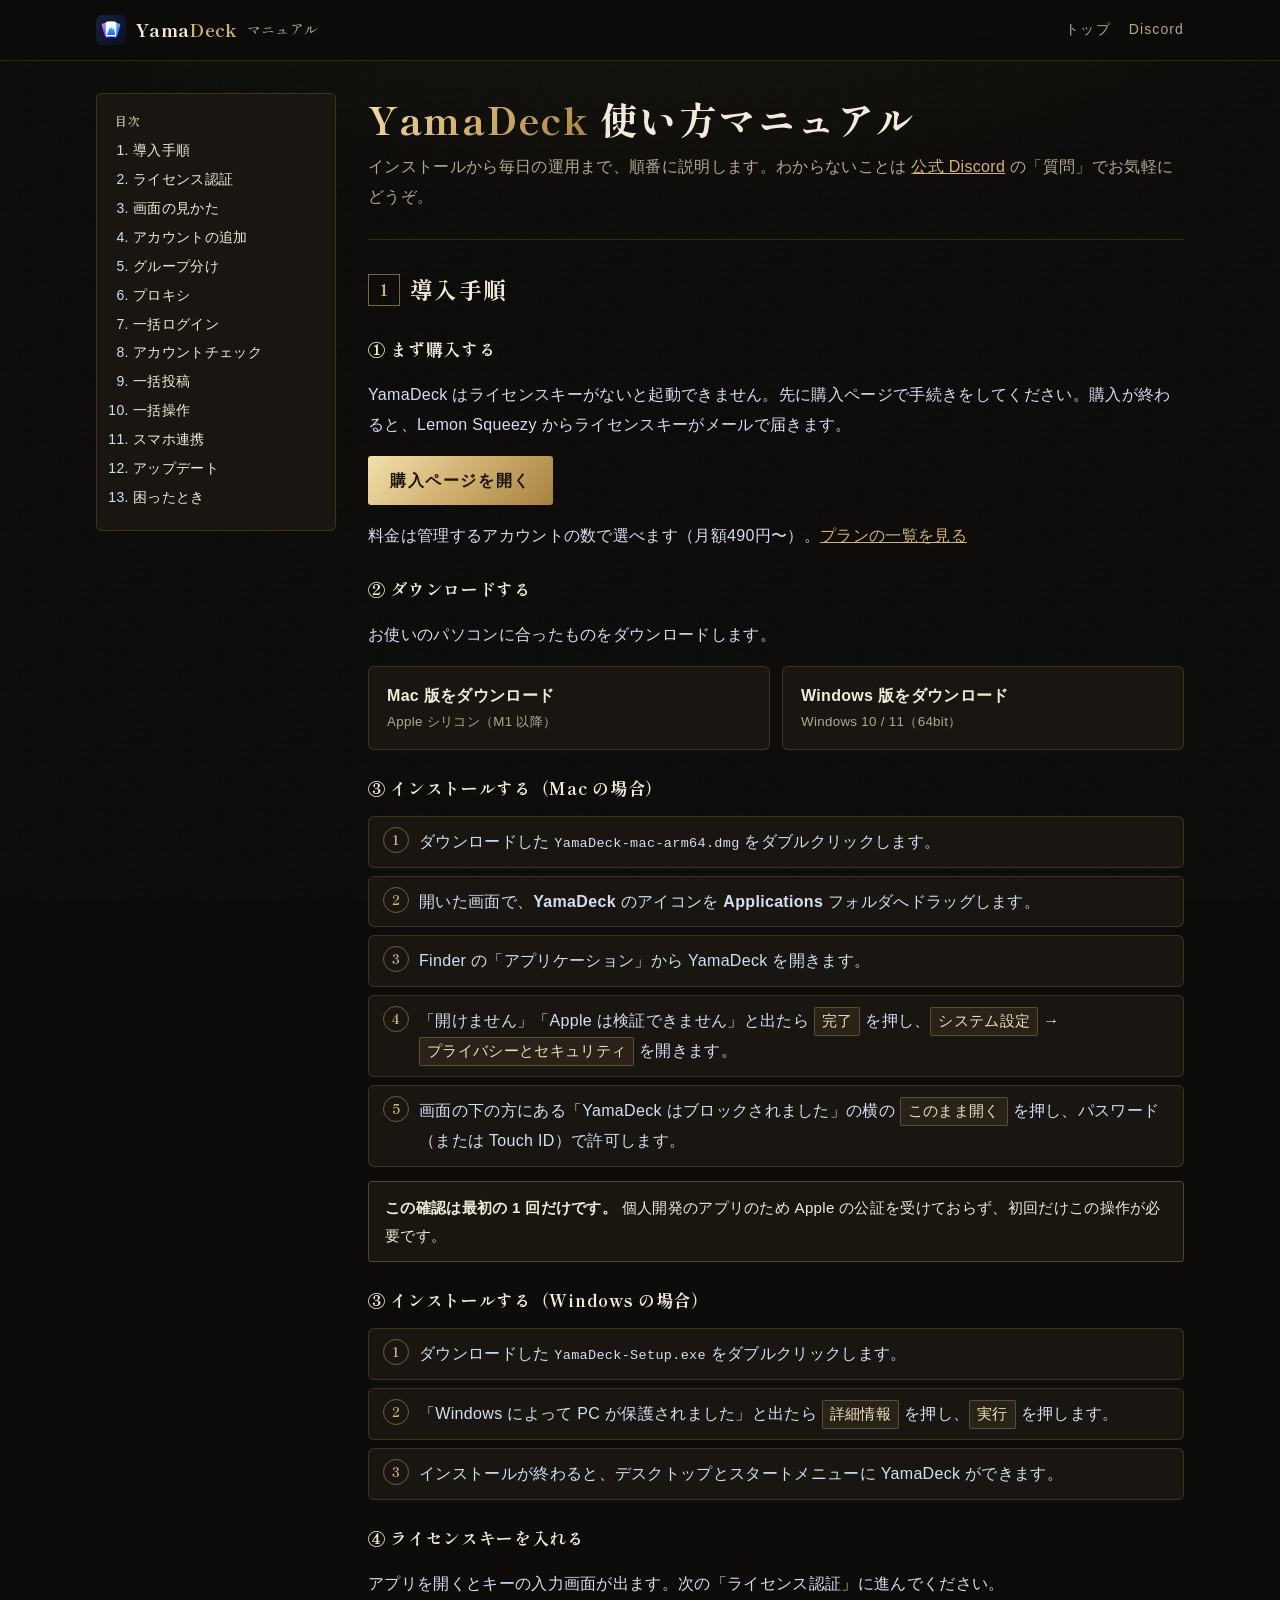
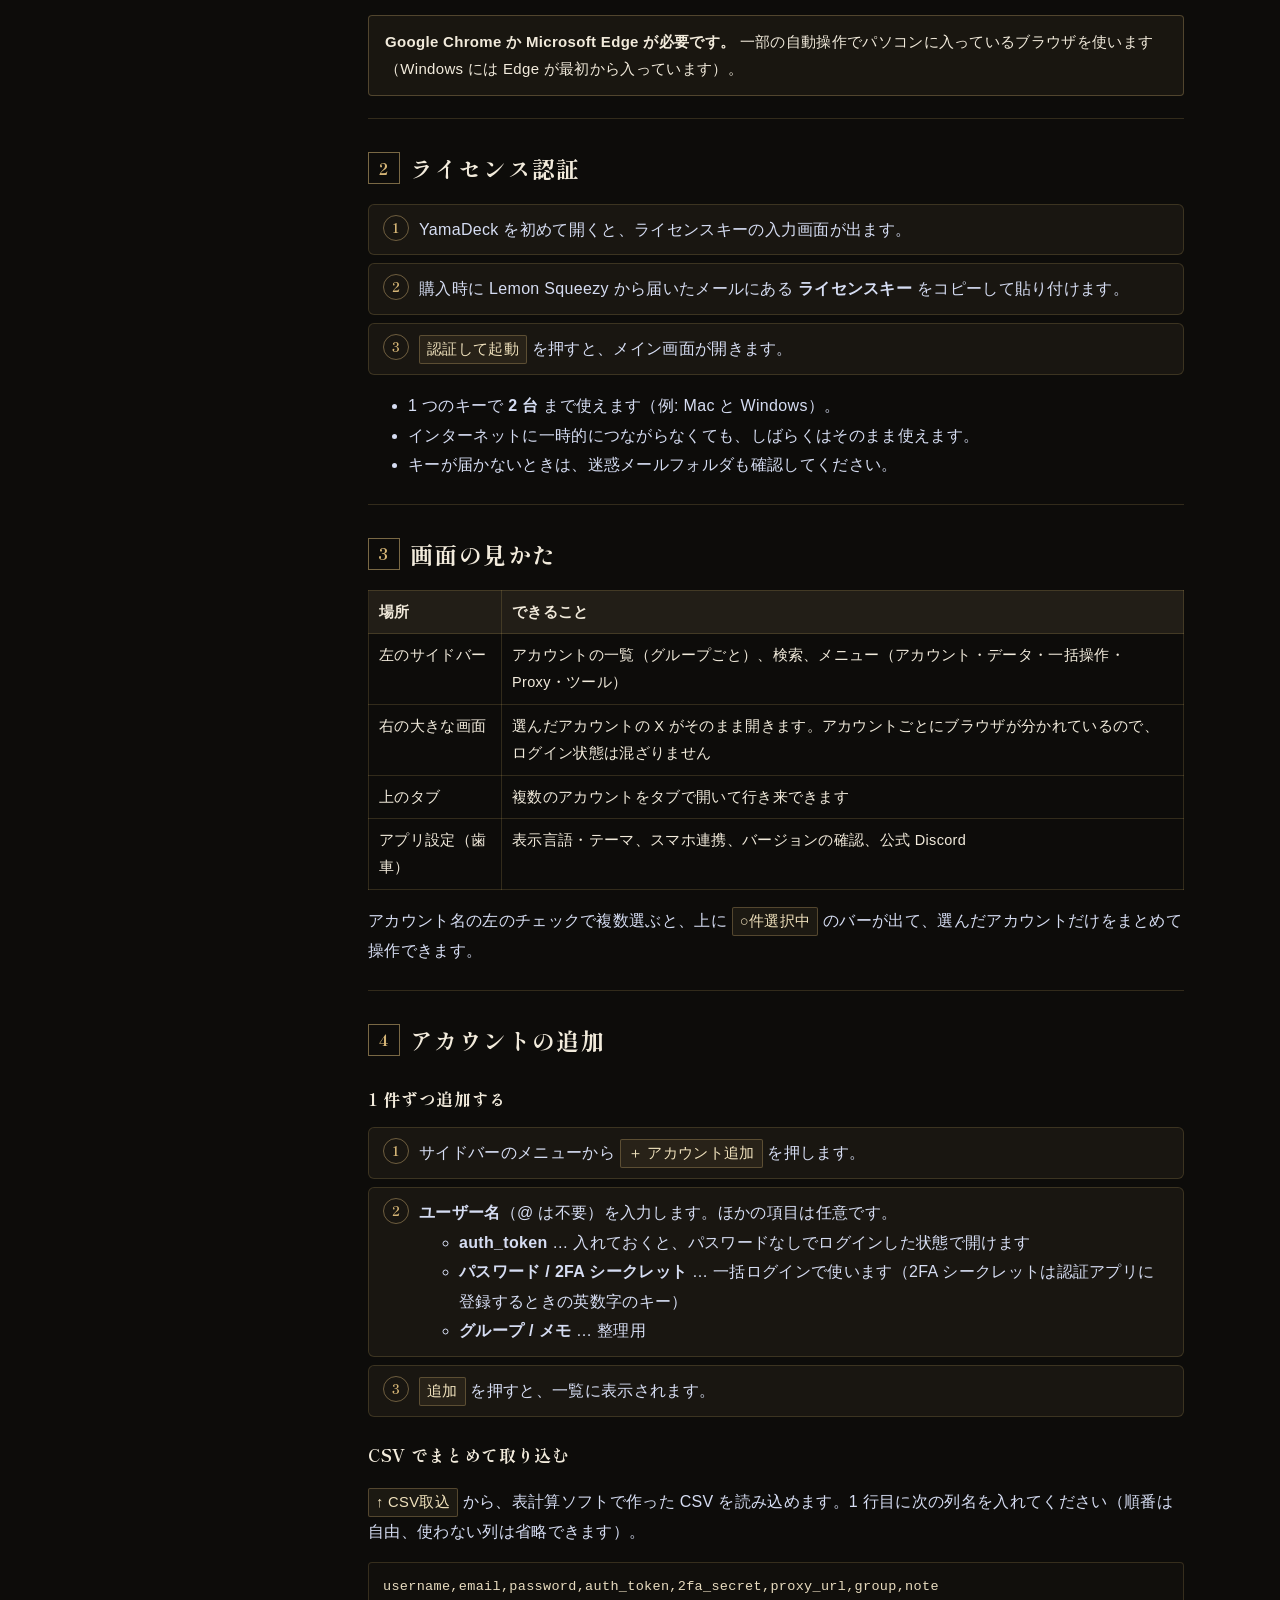
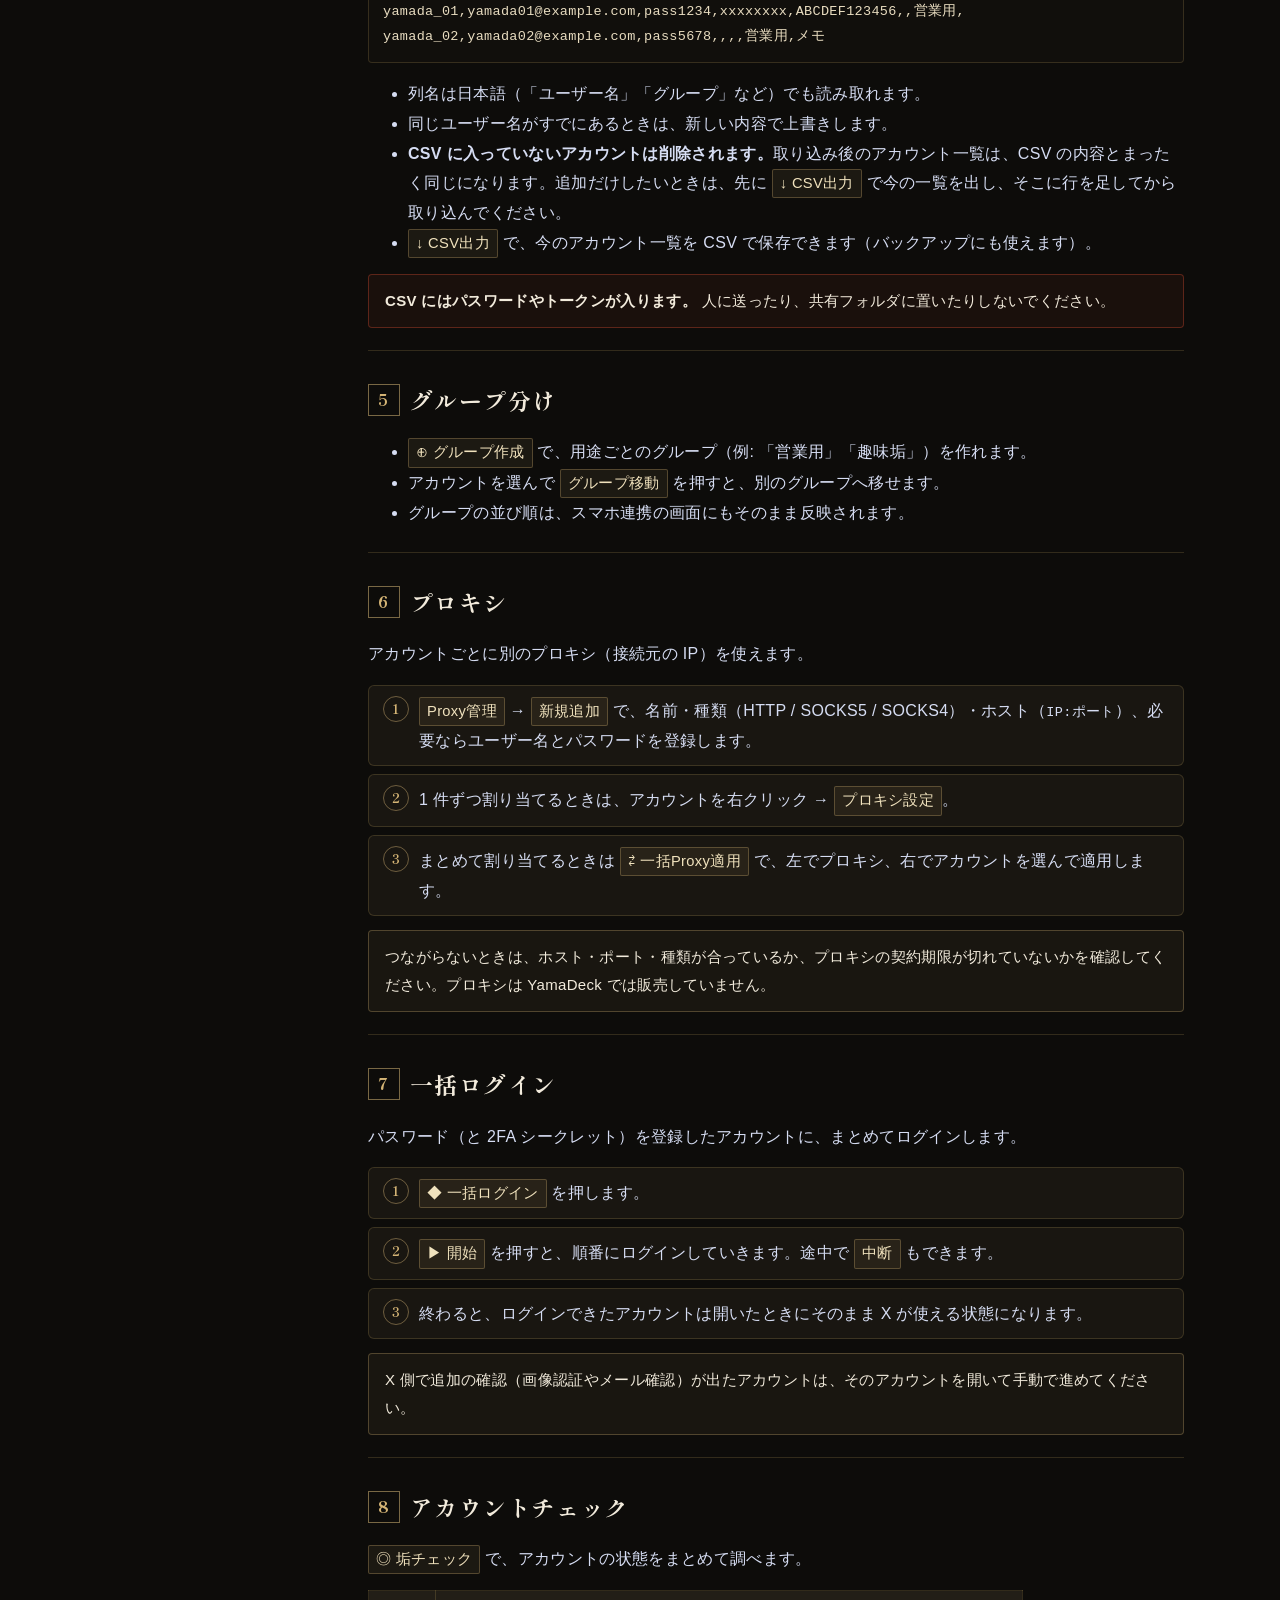
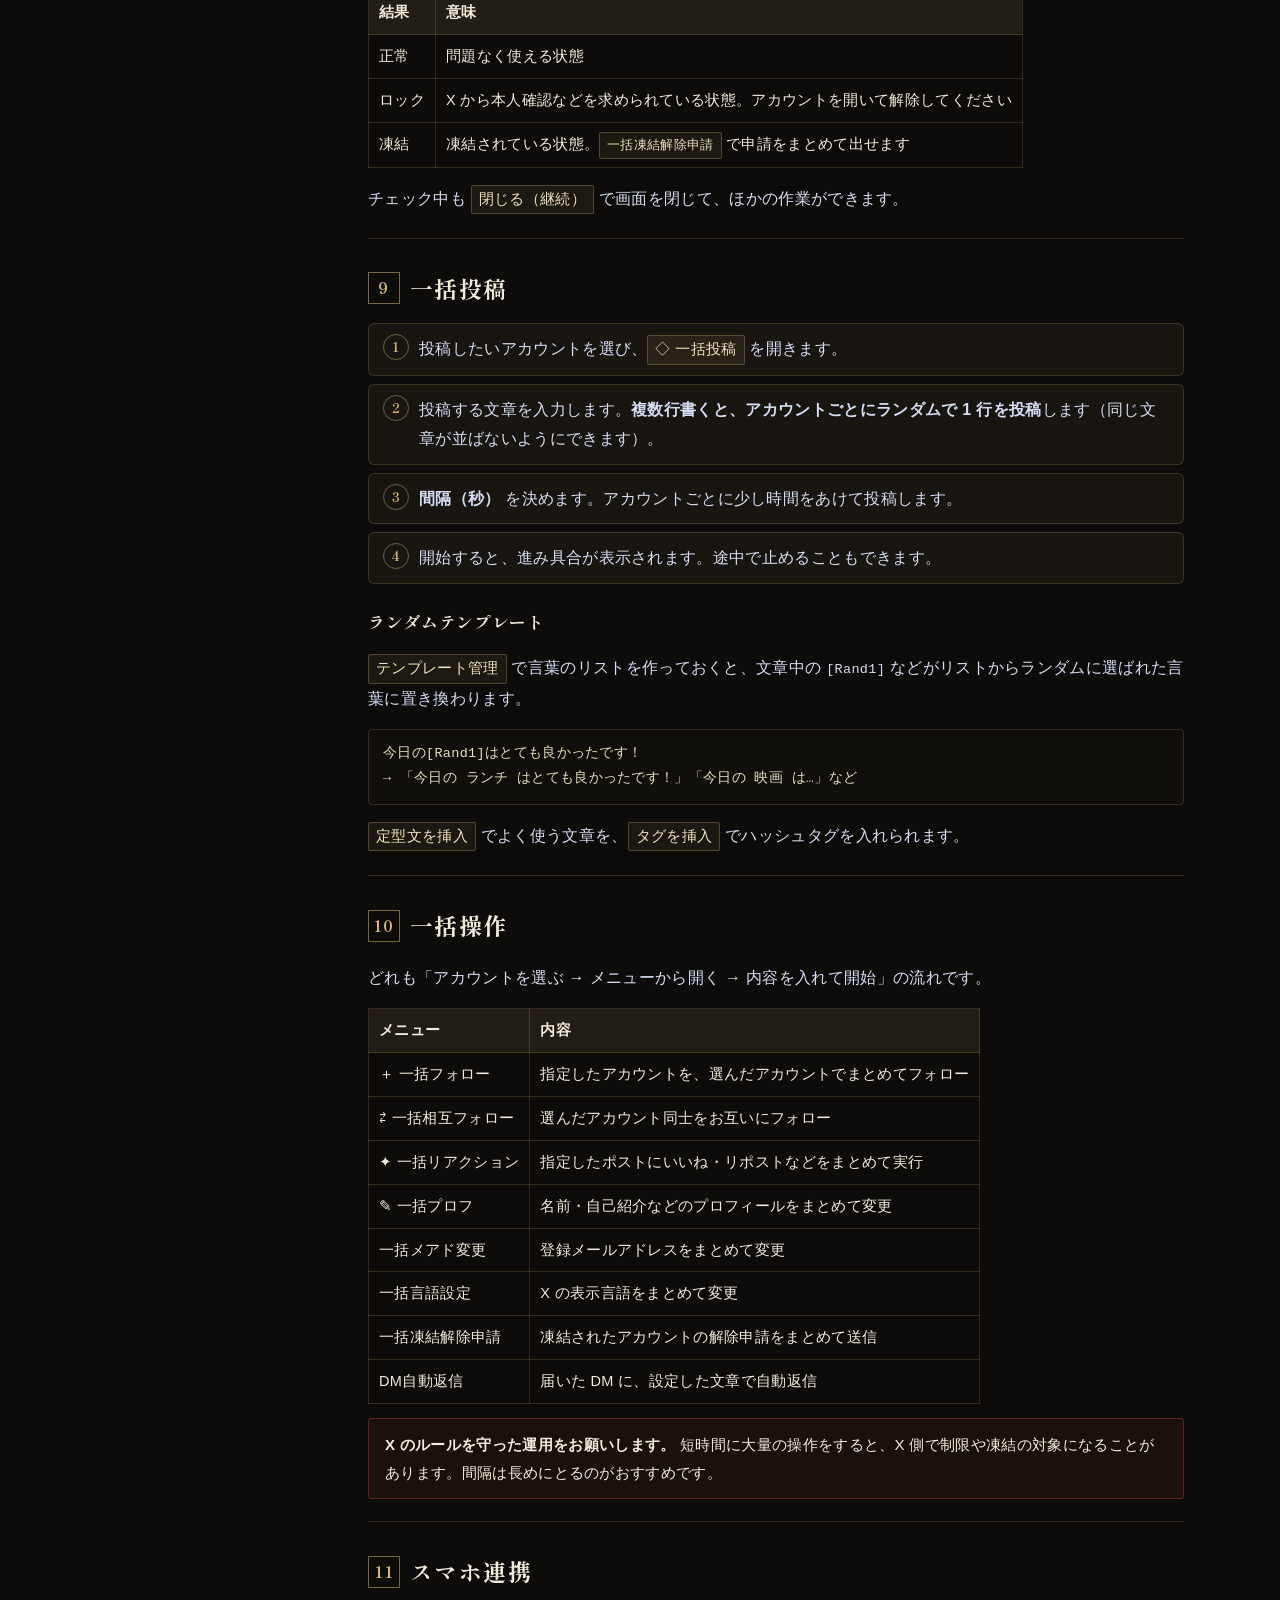
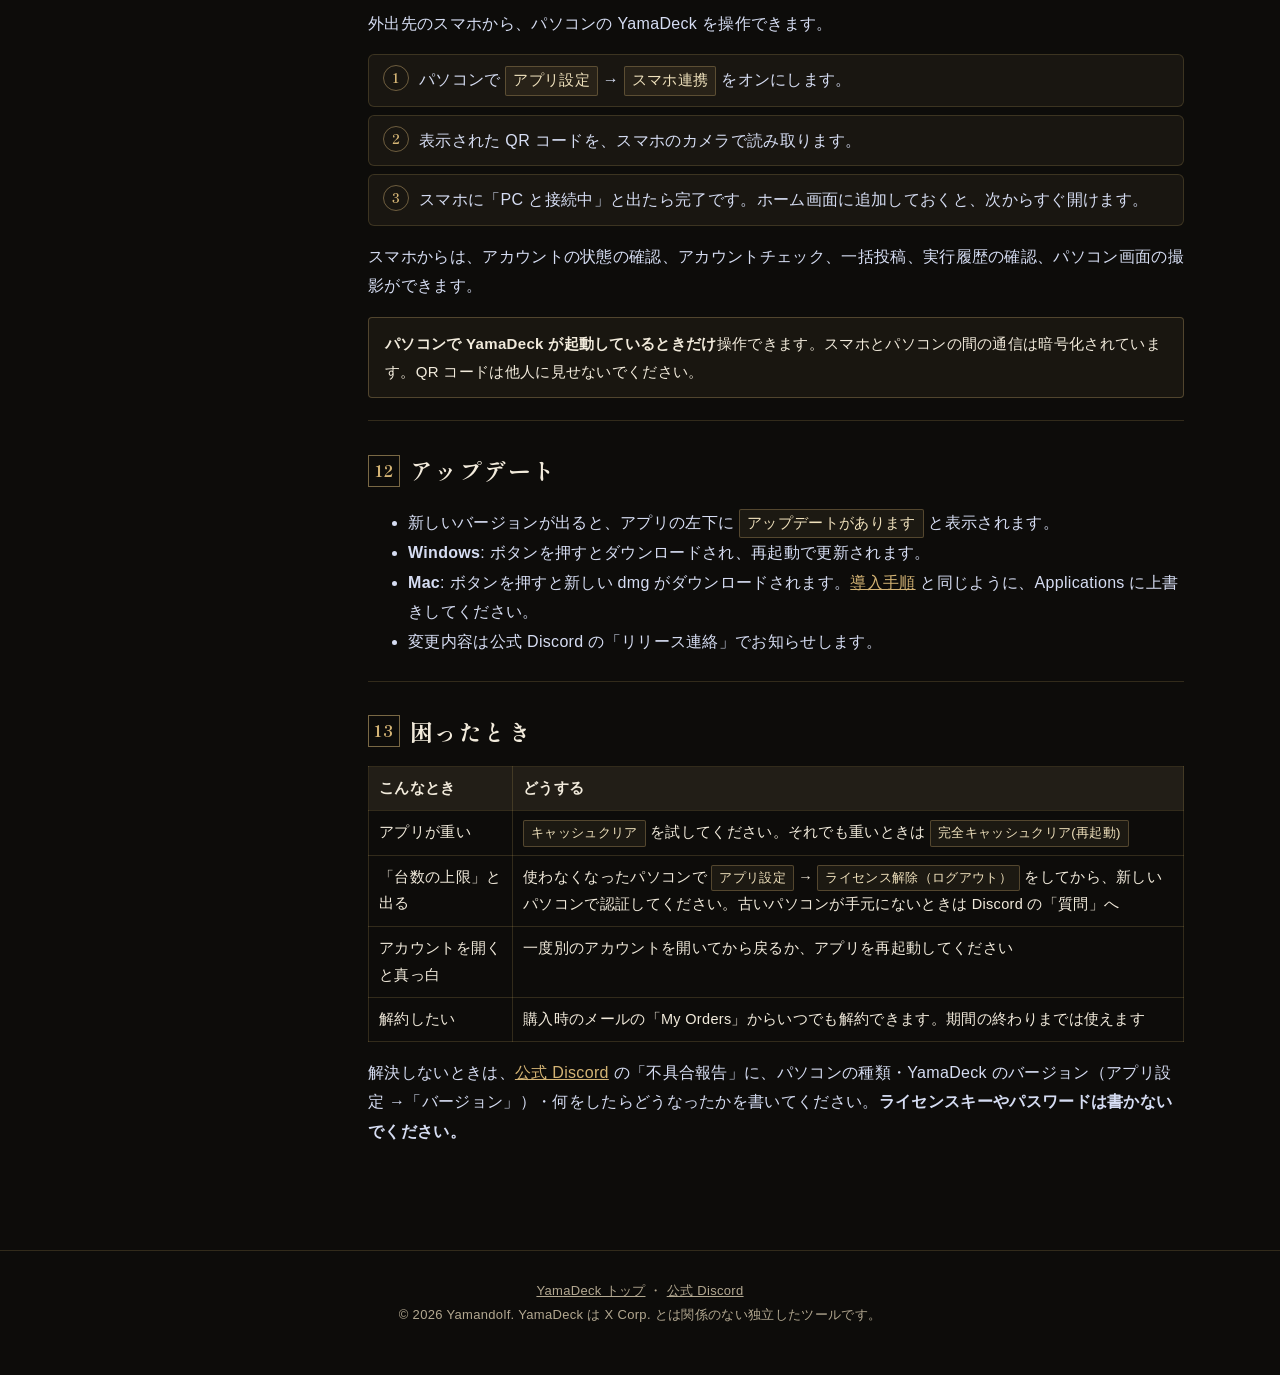
<file: manual/index.html>
<!doctype html>
<html lang="ja">
<head>
  <meta charset="utf-8" />
  <meta name="viewport" content="width=device-width, initial-scale=1" />
  <title>YamaDeck 使い方マニュアル</title>
  <meta name="description" content="YamaDeck の導入手順と使い方。インストール、ライセンス認証、アカウント追加、プロキシ、アカウントチェック、一括投稿・一括操作、スマホ連携まで。" />
  <meta property="og:title" content="YamaDeck 使い方マニュアル" />
  <meta property="og:description" content="インストールから一括操作・スマホ連携まで、YamaDeck の使い方をまとめています。" />
  <meta property="og:image" content="https://yamatobusiness.github.io/yamadeck/og.png" />
  <link rel="icon" href="../icon.png" />
  <link rel="preconnect" href="https://fonts.googleapis.com" />
  <link rel="preconnect" href="https://fonts.gstatic.com" crossorigin />
  <link href="https://fonts.googleapis.com/css2?family=Inter:wght@500;700;800&family=Shippori+Mincho+B1:wght@600;700;800&family=Zen+Kaku+Gothic+New:wght@400;500;700&display=swap" rel="stylesheet" />
  <style>
    :root {
      --bg: #0b1020; --panel: #141c36; --panel-2: #1a2342; --line: #263155;
      --text: #eef2ff; --sub: #9aa6c7; --blue: #60a5fa; --violet: #a78bfa; --green: #34d399; --amber: #fbbf24;
      --grad: linear-gradient(135deg, #22d3ee 0%, #60a5fa 40%, #a78bfa 100%);
    }
    * { box-sizing: border-box; }
    html { scroll-behavior: smooth; scroll-padding-top: 80px; }
    body {
      margin: 0; background: var(--bg); color: var(--text); line-height: 1.85;
      font-family: "Inter", "Noto Sans JP", -apple-system, BlinkMacSystemFont, "Hiragino Sans", "Segoe UI", sans-serif;
      -webkit-font-smoothing: antialiased;
    }
    a { color: var(--blue); }
    header {
      position: sticky; top: 0; z-index: 10; background: rgba(11,16,32,.85);
      backdrop-filter: blur(12px); border-bottom: 1px solid rgba(38,49,85,.6);
    }
    .nav { max-width: 1120px; margin: 0 auto; padding: 0 16px; height: 60px; display: flex; align-items: center; justify-content: space-between; gap: 12px; }
    .brand { display: flex; align-items: center; gap: 10px; font-weight: 800; font-size: 18px; color: var(--text); text-decoration: none; }
    .brand img { width: 30px; height: 30px; }
    .brand b { color: var(--blue); }
    .brand span { color: var(--sub); font-weight: 500; font-size: 14px; }
    .nav-links { display: flex; gap: 18px; font-size: 14px; }
    .nav-links a { color: var(--sub); text-decoration: none; }
    .nav-links a:hover { color: var(--text); }

    .layout { max-width: 1120px; margin: 0 auto; padding: 32px 16px 80px; display: grid; grid-template-columns: 1fr; gap: 32px; }
    @media (min-width: 900px) { .layout { grid-template-columns: 240px 1fr; } .toc { position: sticky; top: 84px; align-self: start; max-height: calc(100vh - 100px); overflow: auto; } }
    .toc { background: var(--panel); border: 1px solid var(--line); border-radius: 14px; padding: 16px 18px; font-size: 14px; }
    .toc b { display: block; font-size: 12px; letter-spacing: .1em; color: var(--sub); margin-bottom: 6px; }
    .toc ol { margin: 0; padding-left: 18px; }
    .toc li { margin: 3px 0; }
    .toc a { color: var(--text); text-decoration: none; }
    .toc a:hover { color: var(--blue); }

    main { min-width: 0; }
    h1 { font-size: clamp(26px, 5vw, 38px); line-height: 1.3; margin: 0 0 8px; font-weight: 900; }
    h1 .g { background: var(--grad); -webkit-background-clip: text; background-clip: text; color: transparent; }
    .intro { color: var(--sub); margin: 0 0 28px; }
    section { border-top: 1px solid var(--line); padding: 28px 0 8px; }
    h2 { font-size: 23px; margin: 0 0 14px; display: flex; align-items: center; gap: 10px; }
    h2 .no { display: inline-grid; place-items: center; min-width: 32px; height: 32px; border-radius: 9px; background: var(--grad); color: #0b1020; font-size: 15px; font-weight: 800; }
    h3 { font-size: 17px; margin: 22px 0 8px; }
    p, li { color: #d6ddf3; }
    ol.steps { counter-reset: s; list-style: none; padding: 0; margin: 12px 0; }
    ol.steps > li { counter-increment: s; position: relative; padding: 10px 14px 10px 50px; margin: 8px 0; background: var(--panel); border: 1px solid var(--line); border-radius: 12px; }
    ol.steps > li::before { content: counter(s); position: absolute; left: 14px; top: 10px; width: 24px; height: 24px; border-radius: 50%; background: var(--panel-2); border: 1px solid var(--line); display: grid; place-items: center; font-size: 13px; font-weight: 700; color: var(--blue); }
    .ui { display: inline-block; padding: 0 7px; border-radius: 6px; background: var(--panel-2); border: 1px solid var(--line); font-size: .92em; color: var(--text); white-space: nowrap; }
    .note, .warn { border-radius: 12px; padding: 12px 16px; margin: 14px 0; font-size: 15px; }
    .note { background: rgba(96,165,250,.08); border: 1px solid rgba(96,165,250,.3); }
    .warn { background: rgba(251,191,36,.08); border: 1px solid rgba(251,191,36,.35); }
    .note b, .warn b { color: var(--text); }
    code, pre { font-family: ui-monospace, SFMono-Regular, Menlo, monospace; font-size: 13.5px; }
    pre { background: #0f1530; border: 1px solid var(--line); border-radius: 10px; padding: 12px 14px; overflow-x: auto; color: #cfe0ff; }
    table { width: 100%; border-collapse: collapse; font-size: 14.5px; margin: 10px 0; display: block; overflow-x: auto; }
    th, td { border: 1px solid var(--line); padding: 8px 10px; text-align: left; vertical-align: top; }
    th { background: var(--panel); white-space: nowrap; }
    .dl { display: grid; grid-template-columns: 1fr; gap: 12px; margin: 14px 0; }
    @media (min-width: 640px) { .dl { grid-template-columns: 1fr 1fr; } }
    .dl a { display: block; padding: 14px 18px; border-radius: 14px; background: var(--panel); border: 1px solid var(--line); text-decoration: none; color: var(--text); font-weight: 700; }
    .dl a:hover { border-color: var(--blue); }
    .buy-btn { display: inline-block; padding: 10px 22px; border-radius: 3px; background: var(--grad); color: #1a140a !important; font-weight: 700; text-decoration: none; letter-spacing: .1em; }
    .dl small { display: block; color: var(--sub); font-weight: 400; }
    footer { border-top: 1px solid var(--line); padding: 28px 16px 48px; text-align: center; color: var(--sub); font-size: 13px; }
    footer a { color: var(--sub); }
  </style>
  <link rel="stylesheet" href="../theme-wa.css" />
</head>
<body>
<header>
  <div class="nav">
    <a class="brand" href="../"><img src="../logo.svg" alt="" /><span style="color:var(--text);font-size:18px;font-weight:800">Yama<b>Deck</b></span><span>マニュアル</span></a>
    <nav class="nav-links">
      <a href="../">トップ</a>
      <a href="https://discord.gg/QfQgqrtS3v" target="_blank" rel="noopener">Discord</a>
    </nav>
  </div>
</header>

<div class="layout">
  <aside class="toc">
    <b>目次</b>
    <ol>
      <li><a href="#install">導入手順</a></li>
      <li><a href="#license">ライセンス認証</a></li>
      <li><a href="#screen">画面の見かた</a></li>
      <li><a href="#accounts">アカウントの追加</a></li>
      <li><a href="#groups">グループ分け</a></li>
      <li><a href="#proxy">プロキシ</a></li>
      <li><a href="#login">一括ログイン</a></li>
      <li><a href="#check">アカウントチェック</a></li>
      <li><a href="#post">一括投稿</a></li>
      <li><a href="#batch">一括操作</a></li>
      <li><a href="#remote">スマホ連携</a></li>
      <li><a href="#update">アップデート</a></li>
      <li><a href="#trouble">困ったとき</a></li>
    </ol>
  </aside>

  <main>
    <h1><span class="g">YamaDeck</span> 使い方マニュアル</h1>
    <p class="intro">インストールから毎日の運用まで、順番に説明します。わからないことは <a href="https://discord.gg/QfQgqrtS3v" target="_blank" rel="noopener">公式 Discord</a> の「質問」でお気軽にどうぞ。</p>

    <section id="install">
      <h2><span class="no">1</span>導入手順</h2>
      <h3>① まず購入する</h3>
      <p>YamaDeck はライセンスキーがないと起動できません。先に購入ページで手続きをしてください。購入が終わると、Lemon Squeezy からライセンスキーがメールで届きます。</p>
      <p><a class="buy-btn" href="https://yamandolf.lemonsqueezy.com/checkout/buy/c8f4e047-52f2-4eb7-a67c-2184bd9d6c29">購入ページを開く</a></p>
      <p>料金は管理するアカウントの数で選べます（月額490円〜）。<a href="../#price">プランの一覧を見る</a></p>
      <h3>② ダウンロードする</h3>
      <p>お使いのパソコンに合ったものをダウンロードします。</p>
      <div class="dl">
        <a href="https://github.com/yamatobusiness/yamadeck-releases/releases/latest/download/YamaDeck-mac-arm64.dmg">Mac 版をダウンロード<small>Apple シリコン（M1 以降）</small></a>
        <a href="https://github.com/yamatobusiness/yamadeck-releases/releases/latest/download/YamaDeck-Setup.exe">Windows 版をダウンロード<small>Windows 10 / 11（64bit）</small></a>
      </div>

      <h3>③ インストールする（Mac の場合）</h3>
      <ol class="steps">
        <li>ダウンロードした <code>YamaDeck-mac-arm64.dmg</code> をダブルクリックします。</li>
        <li>開いた画面で、<b>YamaDeck</b> のアイコンを <b>Applications</b> フォルダへドラッグします。</li>
        <li>Finder の「アプリケーション」から YamaDeck を開きます。</li>
        <li>「開けません」「Apple は検証できません」と出たら <span class="ui">完了</span> を押し、<span class="ui">システム設定</span> → <span class="ui">プライバシーとセキュリティ</span> を開きます。</li>
        <li>画面の下の方にある「YamaDeck はブロックされました」の横の <span class="ui">このまま開く</span> を押し、パスワード（または Touch ID）で許可します。</li>
      </ol>
      <div class="note"><b>この確認は最初の 1 回だけです。</b> 個人開発のアプリのため Apple の公証を受けておらず、初回だけこの操作が必要です。</div>

      <h3>③ インストールする（Windows の場合）</h3>
      <ol class="steps">
        <li>ダウンロードした <code>YamaDeck-Setup.exe</code> をダブルクリックします。</li>
        <li>「Windows によって PC が保護されました」と出たら <span class="ui">詳細情報</span> を押し、<span class="ui">実行</span> を押します。</li>
        <li>インストールが終わると、デスクトップとスタートメニューに YamaDeck ができます。</li>
      </ol>
      <h3>④ ライセンスキーを入れる</h3>
      <p>アプリを開くとキーの入力画面が出ます。次の「ライセンス認証」に進んでください。</p>
      <div class="note"><b>Google Chrome か Microsoft Edge が必要です。</b> 一部の自動操作でパソコンに入っているブラウザを使います（Windows には Edge が最初から入っています）。</div>
    </section>

    <section id="license">
      <h2><span class="no">2</span>ライセンス認証</h2>
      <ol class="steps">
        <li>YamaDeck を初めて開くと、ライセンスキーの入力画面が出ます。</li>
        <li>購入時に Lemon Squeezy から届いたメールにある <b>ライセンスキー</b> をコピーして貼り付けます。</li>
        <li><span class="ui">認証して起動</span> を押すと、メイン画面が開きます。</li>
      </ol>
      <ul>
        <li>1 つのキーで <b>2 台</b> まで使えます（例: Mac と Windows）。</li>
        <li>インターネットに一時的につながらなくても、しばらくはそのまま使えます。</li>
        <li>キーが届かないときは、迷惑メールフォルダも確認してください。</li>
      </ul>
    </section>

    <section id="screen">
      <h2><span class="no">3</span>画面の見かた</h2>
      <table>
        <tr><th>場所</th><th>できること</th></tr>
        <tr><td>左のサイドバー</td><td>アカウントの一覧（グループごと）、検索、メニュー（アカウント・データ・一括操作・Proxy・ツール）</td></tr>
        <tr><td>右の大きな画面</td><td>選んだアカウントの X がそのまま開きます。アカウントごとにブラウザが分かれているので、ログイン状態は混ざりません</td></tr>
        <tr><td>上のタブ</td><td>複数のアカウントをタブで開いて行き来できます</td></tr>
        <tr><td>アプリ設定（歯車）</td><td>表示言語・テーマ、スマホ連携、バージョンの確認、公式 Discord</td></tr>
      </table>
      <p>アカウント名の左のチェックで複数選ぶと、上に <span class="ui">○件選択中</span> のバーが出て、選んだアカウントだけをまとめて操作できます。</p>
    </section>

    <section id="accounts">
      <h2><span class="no">4</span>アカウントの追加</h2>
      <h3>1 件ずつ追加する</h3>
      <ol class="steps">
        <li>サイドバーのメニューから <span class="ui">＋ アカウント追加</span> を押します。</li>
        <li><b>ユーザー名</b>（@ は不要）を入力します。ほかの項目は任意です。
          <ul>
            <li><b>auth_token</b> … 入れておくと、パスワードなしでログインした状態で開けます</li>
            <li><b>パスワード / 2FA シークレット</b> … 一括ログインで使います（2FA シークレットは認証アプリに登録するときの英数字のキー）</li>
            <li><b>グループ / メモ</b> … 整理用</li>
          </ul>
        </li>
        <li><span class="ui">追加</span> を押すと、一覧に表示されます。</li>
      </ol>

      <h3>CSV でまとめて取り込む</h3>
      <p><span class="ui">↑ CSV取込</span> から、表計算ソフトで作った CSV を読み込めます。1 行目に次の列名を入れてください（順番は自由、使わない列は省略できます）。</p>
      <pre>username,email,password,auth_token,2fa_secret,proxy_url,group,note
yamada_01,yamada01@example.com,pass1234,xxxxxxxx,ABCDEF123456,,営業用,
yamada_02,yamada02@example.com,pass5678,,,,営業用,メモ</pre>
      <ul>
        <li>列名は日本語（「ユーザー名」「グループ」など）でも読み取れます。</li>
        <li>同じユーザー名がすでにあるときは、新しい内容で上書きします。</li>
        <li><b>CSV に入っていないアカウントは削除されます。</b>取り込み後のアカウント一覧は、CSV の内容とまったく同じになります。追加だけしたいときは、先に <span class="ui">↓ CSV出力</span> で今の一覧を出し、そこに行を足してから取り込んでください。</li>
        <li><span class="ui">↓ CSV出力</span> で、今のアカウント一覧を CSV で保存できます（バックアップにも使えます）。</li>
      </ul>
      <div class="warn"><b>CSV にはパスワードやトークンが入ります。</b> 人に送ったり、共有フォルダに置いたりしないでください。</div>
    </section>

    <section id="groups">
      <h2><span class="no">5</span>グループ分け</h2>
      <ul>
        <li><span class="ui">⊕ グループ作成</span> で、用途ごとのグループ（例: 「営業用」「趣味垢」）を作れます。</li>
        <li>アカウントを選んで <span class="ui">グループ移動</span> を押すと、別のグループへ移せます。</li>
        <li>グループの並び順は、スマホ連携の画面にもそのまま反映されます。</li>
      </ul>
    </section>

    <section id="proxy">
      <h2><span class="no">6</span>プロキシ</h2>
      <p>アカウントごとに別のプロキシ（接続元の IP）を使えます。</p>
      <ol class="steps">
        <li><span class="ui">Proxy管理</span> → <span class="ui">新規追加</span> で、名前・種類（HTTP / SOCKS5 / SOCKS4）・ホスト（<code>IP:ポート</code>）、必要ならユーザー名とパスワードを登録します。</li>
        <li>1 件ずつ割り当てるときは、アカウントを右クリック → <span class="ui">プロキシ設定</span>。</li>
        <li>まとめて割り当てるときは <span class="ui">⇄ 一括Proxy適用</span> で、左でプロキシ、右でアカウントを選んで適用します。</li>
      </ol>
      <div class="note">つながらないときは、ホスト・ポート・種類が合っているか、プロキシの契約期限が切れていないかを確認してください。プロキシは YamaDeck では販売していません。</div>
    </section>

    <section id="login">
      <h2><span class="no">7</span>一括ログイン</h2>
      <p>パスワード（と 2FA シークレット）を登録したアカウントに、まとめてログインします。</p>
      <ol class="steps">
        <li><span class="ui">◆ 一括ログイン</span> を押します。</li>
        <li><span class="ui">▶ 開始</span> を押すと、順番にログインしていきます。途中で <span class="ui">中断</span> もできます。</li>
        <li>終わると、ログインできたアカウントは開いたときにそのまま X が使える状態になります。</li>
      </ol>
      <div class="note">X 側で追加の確認（画像認証やメール確認）が出たアカウントは、そのアカウントを開いて手動で進めてください。</div>
    </section>

    <section id="check">
      <h2><span class="no">8</span>アカウントチェック</h2>
      <p><span class="ui">◎ 垢チェック</span> で、アカウントの状態をまとめて調べます。</p>
      <table>
        <tr><th>結果</th><th>意味</th></tr>
        <tr><td>正常</td><td>問題なく使える状態</td></tr>
        <tr><td>ロック</td><td>X から本人確認などを求められている状態。アカウントを開いて解除してください</td></tr>
        <tr><td>凍結</td><td>凍結されている状態。<span class="ui">一括凍結解除申請</span> で申請をまとめて出せます</td></tr>
      </table>
      <p>チェック中も <span class="ui">閉じる（継続）</span> で画面を閉じて、ほかの作業ができます。</p>
    </section>

    <section id="post">
      <h2><span class="no">9</span>一括投稿</h2>
      <ol class="steps">
        <li>投稿したいアカウントを選び、<span class="ui">◇ 一括投稿</span> を開きます。</li>
        <li>投稿する文章を入力します。<b>複数行書くと、アカウントごとにランダムで 1 行を投稿</b>します（同じ文章が並ばないようにできます）。</li>
        <li><b>間隔（秒）</b> を決めます。アカウントごとに少し時間をあけて投稿します。</li>
        <li>開始すると、進み具合が表示されます。途中で止めることもできます。</li>
      </ol>
      <h3>ランダムテンプレート</h3>
      <p><span class="ui">テンプレート管理</span> で言葉のリストを作っておくと、文章中の <code>[Rand1]</code> などがリストからランダムに選ばれた言葉に置き換わります。</p>
      <pre>今日の[Rand1]はとても良かったです！
→ 「今日の ランチ はとても良かったです！」「今日の 映画 は…」など</pre>
      <p><span class="ui">定型文を挿入</span> でよく使う文章を、<span class="ui">タグを挿入</span> でハッシュタグを入れられます。</p>
    </section>

    <section id="batch">
      <h2><span class="no">10</span>一括操作</h2>
      <p>どれも「アカウントを選ぶ → メニューから開く → 内容を入れて開始」の流れです。</p>
      <table>
        <tr><th>メニュー</th><th>内容</th></tr>
        <tr><td>＋ 一括フォロー</td><td>指定したアカウントを、選んだアカウントでまとめてフォロー</td></tr>
        <tr><td>⇄ 一括相互フォロー</td><td>選んだアカウント同士をお互いにフォロー</td></tr>
        <tr><td>✦ 一括リアクション</td><td>指定したポストにいいね・リポストなどをまとめて実行</td></tr>
        <tr><td>✎ 一括プロフ</td><td>名前・自己紹介などのプロフィールをまとめて変更</td></tr>
        <tr><td>一括メアド変更</td><td>登録メールアドレスをまとめて変更</td></tr>
        <tr><td>一括言語設定</td><td>X の表示言語をまとめて変更</td></tr>
        <tr><td>一括凍結解除申請</td><td>凍結されたアカウントの解除申請をまとめて送信</td></tr>
        <tr><td>DM自動返信</td><td>届いた DM に、設定した文章で自動返信</td></tr>
      </table>
      <div class="warn"><b>X のルールを守った運用をお願いします。</b> 短時間に大量の操作をすると、X 側で制限や凍結の対象になることがあります。間隔は長めにとるのがおすすめです。</div>
    </section>

    <section id="remote">
      <h2><span class="no">11</span>スマホ連携</h2>
      <p>外出先のスマホから、パソコンの YamaDeck を操作できます。</p>
      <ol class="steps">
        <li>パソコンで <span class="ui">アプリ設定</span> → <span class="ui">スマホ連携</span> をオンにします。</li>
        <li>表示された QR コードを、スマホのカメラで読み取ります。</li>
        <li>スマホに「PC と接続中」と出たら完了です。ホーム画面に追加しておくと、次からすぐ開けます。</li>
      </ol>
      <p>スマホからは、アカウントの状態の確認、アカウントチェック、一括投稿、実行履歴の確認、パソコン画面の撮影ができます。</p>
      <div class="note"><b>パソコンで YamaDeck が起動しているときだけ</b>操作できます。スマホとパソコンの間の通信は暗号化されています。QR コードは他人に見せないでください。</div>
    </section>

    <section id="update">
      <h2><span class="no">12</span>アップデート</h2>
      <ul>
        <li>新しいバージョンが出ると、アプリの左下に <span class="ui">アップデートがあります</span> と表示されます。</li>
        <li><b>Windows</b>: ボタンを押すとダウンロードされ、再起動で更新されます。</li>
        <li><b>Mac</b>: ボタンを押すと新しい dmg がダウンロードされます。<a href="#install">導入手順</a> と同じように、Applications に上書きしてください。</li>
        <li>変更内容は公式 Discord の「リリース連絡」でお知らせします。</li>
      </ul>
    </section>

    <section id="trouble">
      <h2><span class="no">13</span>困ったとき</h2>
      <table>
        <tr><th>こんなとき</th><th>どうする</th></tr>
        <tr><td>アプリが重い</td><td><span class="ui">キャッシュクリア</span> を試してください。それでも重いときは <span class="ui">完全キャッシュクリア(再起動)</span></td></tr>
        <tr><td>「台数の上限」と出る</td><td>使わなくなったパソコンで <span class="ui">アプリ設定</span> → <span class="ui">ライセンス解除（ログアウト）</span> をしてから、新しいパソコンで認証してください。古いパソコンが手元にないときは Discord の「質問」へ</td></tr>
        <tr><td>アカウントを開くと真っ白</td><td>一度別のアカウントを開いてから戻るか、アプリを再起動してください</td></tr>
        <tr><td>解約したい</td><td>購入時のメールの「My Orders」からいつでも解約できます。期間の終わりまでは使えます</td></tr>
      </table>
      <p>解決しないときは、<a href="https://discord.gg/QfQgqrtS3v" target="_blank" rel="noopener">公式 Discord</a> の「不具合報告」に、パソコンの種類・YamaDeck のバージョン（アプリ設定 →「バージョン」）・何をしたらどうなったかを書いてください。<b>ライセンスキーやパスワードは書かないでください。</b></p>
    </section>
  </main>
</div>

<footer>
  <a href="../">YamaDeck トップ</a> ・ <a href="https://discord.gg/QfQgqrtS3v" target="_blank" rel="noopener">公式 Discord</a><br />
  © 2026 Yamandolf. YamaDeck は X Corp. とは関係のない独立したツールです。
</footer>
</body>
</html>
</file>
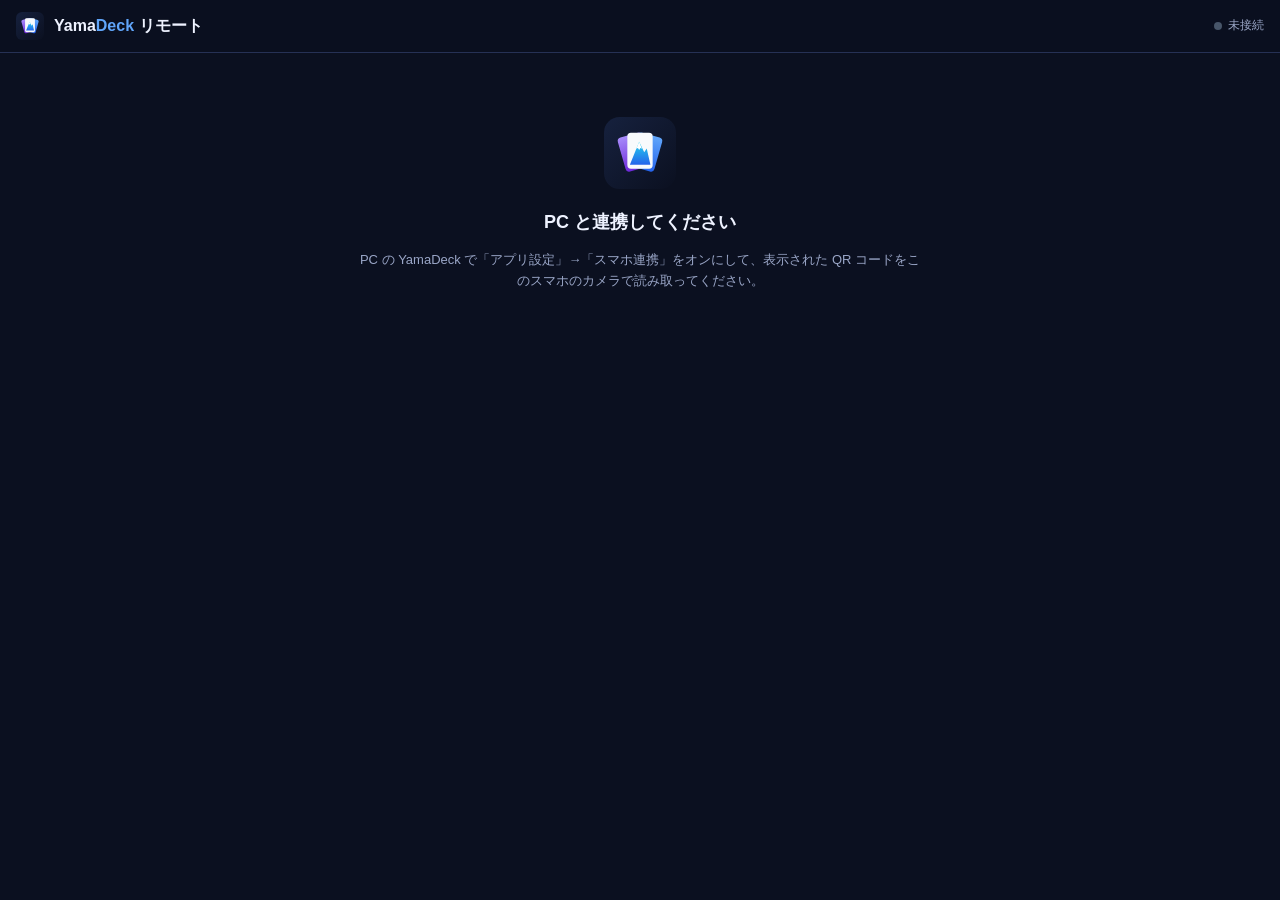
<file: remote/index.html>
<!doctype html>
<html lang="ja">
<head>
  <meta charset="utf-8" />
  <meta name="viewport" content="width=device-width, initial-scale=1, viewport-fit=cover" />
  <meta name="robots" content="noindex" />
  <meta name="theme-color" content="#0b1020" />
  <title>YamaDeck リモート</title>
  <link rel="icon" type="image/png" href="../icon.png" />
  <link rel="apple-touch-icon" href="../icon.png" />
  <style>
    :root {
      --bg: #0b1020; --panel: #141c36; --panel-2: #1a2342; --line: #263155;
      --text: #eef2ff; --sub: #9aa6c7; --blue: #60a5fa; --violet: #a78bfa;
      --green: #34d399; --yellow: #fbbf24; --red: #f87171;
      --grad: linear-gradient(135deg, #22d3ee 0%, #60a5fa 40%, #a78bfa 100%);
    }
    * { box-sizing: border-box; -webkit-tap-highlight-color: transparent; }
    body {
      margin: 0; background: var(--bg); color: var(--text);
      font-family: -apple-system, BlinkMacSystemFont, "Hiragino Sans", "Noto Sans JP", "Segoe UI", sans-serif;
      font-size: 15px; line-height: 1.6; min-height: 100vh;
      padding-bottom: calc(76px + env(safe-area-inset-bottom));
    }
    button { font: inherit; color: inherit; }
    .hidden { display: none !important; }

    header {
      position: sticky; top: 0; z-index: 5; display: flex; align-items: center; gap: 10px;
      padding: calc(12px + env(safe-area-inset-top)) 16px 12px;
      background: rgba(11,16,32,.9); backdrop-filter: blur(10px); border-bottom: 1px solid var(--line);
    }
    header img { width: 28px; height: 28px; }
    header h1 { margin: 0; font-size: 16px; font-weight: 800; flex: 1; }
    header h1 b { color: var(--blue); }
    .conn { display: flex; align-items: center; gap: 6px; font-size: 12px; color: var(--sub); }
    .dot { width: 8px; height: 8px; border-radius: 50%; background: #475569; }
    .dot.on { background: var(--green); box-shadow: 0 0 8px var(--green); }
    .dot.warn { background: var(--yellow); }

    main { padding: 16px; max-width: 640px; margin: 0 auto; }
    .card { background: var(--panel); border: 1px solid var(--line); border-radius: 16px; padding: 16px; margin-bottom: 12px; }
    .card h2 { margin: 0 0 10px; font-size: 15px; }
    .muted { color: var(--sub); font-size: 13px; }
    .row { display: flex; align-items: center; justify-content: space-between; gap: 10px; }
    .stats { display: grid; grid-template-columns: repeat(3, 1fr); gap: 8px; }
    .stat { background: var(--panel-2); border-radius: 12px; padding: 10px; text-align: center; }
    .stat b { display: block; font-size: 20px; }
    .stat span { font-size: 11px; color: var(--sub); }

    .btn {
      display: block; width: 100%; padding: 13px; border-radius: 12px; border: 0; cursor: pointer;
      font-weight: 700; font-size: 15px; background: var(--grad); color: #0b1020;
    }
    .btn:disabled { opacity: .45; }
    .btn.ghost { background: var(--panel-2); color: var(--text); border: 1px solid var(--line); }
    .btn.danger { background: rgba(248,113,113,.15); color: var(--red); border: 1px solid rgba(248,113,113,.4); }
    .btn + .btn { margin-top: 8px; }

    .groups { display: grid; gap: 6px; margin: 4px 0 14px; }
    .group {
      display: flex; align-items: center; gap: 10px; padding: 11px 12px; border-radius: 12px;
      background: var(--panel-2); border: 1px solid transparent; cursor: pointer;
    }
    .group input { width: 18px; height: 18px; accent-color: var(--blue); }
    .group .nm { flex: 1; min-width: 0; overflow: hidden; text-overflow: ellipsis; white-space: nowrap; }
    .group .ct { font-size: 12px; color: var(--sub); }
    .group:has(input:checked) { border-color: rgba(96,165,250,.6); }
    .select-all { background: none; border: 0; color: var(--blue); font-size: 13px; cursor: pointer; padding: 0; }

    textarea {
      width: 100%; min-height: 130px; resize: vertical; padding: 12px; border-radius: 12px;
      background: var(--panel-2); border: 1px solid var(--line); color: var(--text); font: inherit; outline: none;
    }
    textarea:focus { border-color: var(--blue); }
    .count { text-align: right; font-size: 12px; color: var(--sub); margin: 4px 0 10px; }

    .job { border-top: 1px solid var(--line); padding: 12px 0; }
    .job:first-child { border-top: 0; padding-top: 0; }
    .badge { font-size: 11px; font-weight: 700; padding: 2px 8px; border-radius: 999px; }
    .badge.running { background: rgba(96,165,250,.18); color: var(--blue); }
    .badge.done { background: rgba(52,211,153,.15); color: var(--green); }
    .badge.aborted, .badge.error { background: rgba(248,113,113,.15); color: var(--red); }
    .bar { height: 6px; border-radius: 3px; background: var(--panel-2); overflow: hidden; margin: 8px 0 4px; }
    .bar i { display: block; height: 100%; background: var(--grad); transition: width .3s; }
    details summary { cursor: pointer; font-size: 13px; color: var(--blue); margin-top: 6px; }
    .res { display: flex; gap: 8px; font-size: 13px; padding: 5px 0; border-bottom: 1px dashed var(--line); }
    .res:last-child { border-bottom: 0; }
    .res .u { flex: 1; min-width: 0; overflow: hidden; text-overflow: ellipsis; white-space: nowrap; }
    .res .ok { color: var(--green); } .res .ng { color: var(--red); } .res .warn { color: var(--yellow); }

    .shot { width: 100%; border-radius: 12px; border: 1px solid var(--line); background: #000; display: block; }

    nav {
      position: fixed; left: 0; right: 0; bottom: 0; z-index: 5; display: grid; grid-template-columns: repeat(5, 1fr);
      background: rgba(11,16,32,.95); backdrop-filter: blur(10px); border-top: 1px solid var(--line);
      padding-bottom: env(safe-area-inset-bottom);
    }
    nav button {
      background: none; border: 0; padding: 9px 0 8px; font-size: 11px; color: var(--sub); cursor: pointer;
      display: flex; flex-direction: column; align-items: center; gap: 3px;
    }
    nav button.on { color: var(--blue); }
    nav svg { width: 22px; height: 22px; }

    .toast {
      position: fixed; left: 16px; right: 16px; bottom: calc(86px + env(safe-area-inset-bottom)); z-index: 9;
      padding: 12px 14px; border-radius: 12px; background: #1e293b; border: 1px solid var(--line);
      font-size: 14px; box-shadow: 0 10px 30px rgba(0,0,0,.4);
    }
    .toast.err { border-color: rgba(248,113,113,.6); }

    .empty { text-align: center; padding: 48px 20px; }
    .empty img { width: 72px; height: 72px; margin-bottom: 12px; }
  </style>
</head>
<body>
  <header>
    <img src="../logo.svg" alt="" />
    <h1>Yama<b>Deck</b> リモート</h1>
    <div class="conn"><span id="dot" class="dot"></span><span id="conn-text">未接続</span></div>
  </header>

  <!-- 未連携 -->
  <main id="unpaired" class="hidden">
    <div class="empty">
      <img src="../logo.svg" alt="" />
      <h2 style="margin:0 0 8px;font-size:18px">PC と連携してください</h2>
      <p class="muted">PC の YamaDeck で「アプリ設定」→「スマホ連携」をオンにして、表示された QR コードをこのスマホのカメラで読み取ってください。</p>
    </div>
  </main>

  <main id="app" class="hidden">
    <!-- ホーム -->
    <section data-tab="home">
      <div class="card">
        <div class="row"><h2 style="margin:0">PC の状態</h2><span id="pc-badge" class="badge aborted">オフライン</span></div>
        <p id="pc-info" class="muted" style="margin:6px 0 12px">PC の YamaDeck が起動していると操作できます。</p>
        <div class="stats">
          <div class="stat"><b id="st-accounts">-</b><span>アカウント</span></div>
          <div class="stat"><b id="st-groups">-</b><span>グループ</span></div>
          <div class="stat"><b id="st-jobs">-</b><span>実行中</span></div>
        </div>
      </div>
      <div class="card">
        <h2>最近の処理</h2>
        <div id="home-jobs"><p class="muted">まだありません</p></div>
      </div>
      <button id="unpair-btn" class="btn ghost" style="margin-top:20px">このスマホの連携を解除</button>
    </section>

    <!-- アカウントチェック -->
    <section data-tab="check" class="hidden">
      <div class="card">
        <h2>アカウントチェック</h2>
        <p class="muted" style="margin:0 0 10px">選んだグループのアカウントが、ログイン切れ・ロック・凍結になっていないか確認します。</p>
        <div class="row"><span class="muted">対象グループ</span><button class="select-all" data-for="check-groups">すべて選択</button></div>
        <div id="check-groups" class="groups"></div>
        <button id="check-run" class="btn">アカウントチェックを実行</button>
      </div>
    </section>

    <!-- 一括投稿 -->
    <section data-tab="post" class="hidden">
      <div class="card">
        <h2>一括投稿</h2>
        <textarea id="post-text" maxlength="280" placeholder="投稿する文章"></textarea>
        <div class="count"><span id="post-count">0</span> / 280</div>
        <div class="row"><span class="muted">投稿するグループ</span><button class="select-all" data-for="post-groups">すべて選択</button></div>
        <div id="post-groups" class="groups"></div>
        <button id="post-run" class="btn">一括投稿を実行</button>
        <p class="muted" style="margin:10px 0 0">アカウントごとに 15〜30 秒ほど間隔をあけて、順番に投稿します。</p>
      </div>
    </section>

    <!-- 履歴 -->
    <section data-tab="jobs" class="hidden">
      <div class="card">
        <div class="row"><h2 style="margin:0">処理の履歴</h2><button id="jobs-refresh" class="select-all">更新</button></div>
        <div id="jobs" style="margin-top:12px"><p class="muted">まだありません</p></div>
      </div>
    </section>

    <!-- スクショ -->
    <section data-tab="shot" class="hidden">
      <div class="card">
        <h2>PC の画面</h2>
        <p class="muted" style="margin:0 0 12px">PC の YamaDeck の画面を撮って表示します。</p>
        <button id="shot-btn" class="btn">画面を撮る</button>
      </div>
      <canvas id="shot" class="shot hidden"></canvas>
      <p id="shot-time" class="muted" style="text-align:center"></p>
    </section>
  </main>

  <nav id="nav" class="hidden">
    <button data-go="home" class="on"><svg viewBox="0 0 24 24" fill="none" stroke="currentColor" stroke-width="1.8" stroke-linecap="round" stroke-linejoin="round"><path d="M4 11l8-7 8 7v8a1.5 1.5 0 0 1-1.5 1.5h-13A1.5 1.5 0 0 1 4 19z"/></svg>ホーム</button>
    <button data-go="check"><svg viewBox="0 0 24 24" fill="none" stroke="currentColor" stroke-width="1.8" stroke-linecap="round" stroke-linejoin="round"><circle cx="12" cy="12" r="9"/><path d="M8 12.5l3 3 5.5-6"/></svg>チェック</button>
    <button data-go="post"><svg viewBox="0 0 24 24" fill="none" stroke="currentColor" stroke-width="1.8" stroke-linecap="round" stroke-linejoin="round"><path d="M13 4H6a2 2 0 0 0-2 2v12a2 2 0 0 0 2 2h12a2 2 0 0 0 2-2v-7"/><path d="M17.5 3.5l3 3L13 14l-3.5.5.5-3.5z"/></svg>投稿</button>
    <button data-go="jobs"><svg viewBox="0 0 24 24" fill="none" stroke="currentColor" stroke-width="1.8" stroke-linecap="round" stroke-linejoin="round"><path d="M8 6h12M8 12h12M8 18h12M4 6h.01M4 12h.01M4 18h.01"/></svg>履歴</button>
    <button data-go="shot"><svg viewBox="0 0 24 24" fill="none" stroke="currentColor" stroke-width="1.8" stroke-linecap="round" stroke-linejoin="round"><rect x="3" y="4" width="18" height="13" rx="2"/><path d="M8 21h8M12 17v4"/></svg>画面</button>
  </nav>

  <div id="toast" class="toast hidden"></div>

<script>
(() => {
  "use strict";
  const $ = (id) => document.getElementById(id);
  const STORE = "yamadeck-remote";

  // ── 連携情報（QR の URL の # 部分）──────────────────────────────────────────
  // #r=<room>&k=<secret>&s=<relay URL>。読んだらこの端末に保存して、URL からは消す。
  let pair = null;
  try {
    const h = new URLSearchParams(location.hash.slice(1));
    if (h.get("r") && h.get("k") && h.get("s")) {
      pair = { room: h.get("r"), secret: h.get("k"), relay: h.get("s") };
      try { localStorage.setItem(STORE, JSON.stringify(pair)); } catch {}
      history.replaceState(null, "", location.pathname);
    } else {
      pair = JSON.parse(localStorage.getItem(STORE) || "null");
    }
  } catch { pair = null; }

  if (!pair) { $("unpaired").classList.remove("hidden"); return; }
  $("app").classList.remove("hidden");
  $("nav").classList.remove("hidden");

  // ── 暗号（PC 側 electron/remote.ts と同じ方式）──────────────────────────────
  const enc = new TextEncoder(), dec = new TextDecoder();
  const sha256 = async (s) => new Uint8Array(await crypto.subtle.digest("SHA-256", enc.encode(s)));
  const hex = (u8) => [...u8].map((b) => b.toString(16).padStart(2, "0")).join("");
  const b64 = (u8) => { let s = ""; for (let i = 0; i < u8.length; i += 0x8000) s += String.fromCharCode(...u8.subarray(i, i + 0x8000)); return btoa(s); };
  const unb64 = (s) => Uint8Array.from(atob(s), (c) => c.charCodeAt(0));
  let key = null;
  async function encrypt(obj) {
    const iv = crypto.getRandomValues(new Uint8Array(12));
    const ct = new Uint8Array(await crypto.subtle.encrypt({ name: "AES-GCM", iv }, key, enc.encode(JSON.stringify(obj))));
    const out = new Uint8Array(12 + ct.length); out.set(iv); out.set(ct, 12);
    return b64(out);
  }
  async function decrypt(s) {
    const buf = unb64(s);
    const pt = await crypto.subtle.decrypt({ name: "AES-GCM", iv: buf.subarray(0, 12) }, key, buf.subarray(12));
    return JSON.parse(dec.decode(pt));
  }

  // ── 接続 ──────────────────────────────────────────────────────────────────
  let ws = null, retry = 1500, pcOnline = false, status = null;
  const pending = new Map();
  let jobs = [];

  function setConn(state) {
    const dot = $("dot"), t = $("conn-text");
    dot.className = "dot" + (state === "pc" ? " on" : state === "relay" ? " warn" : "");
    t.textContent = state === "pc" ? "PC と接続中" : state === "relay" ? "PC オフライン" : "未接続";
    $("pc-badge").className = "badge " + (state === "pc" ? "done" : "aborted");
    $("pc-badge").textContent = state === "pc" ? "オンライン" : "オフライン";
  }

  async function connect() {
    if (!key) {
      key = await crypto.subtle.importKey("raw", await sha256("yamadeck-e2e:" + pair.secret), "AES-GCM", false, ["encrypt", "decrypt"]);
    }
    const auth = hex(await sha256("yamadeck-auth:" + pair.secret));
    const url = pair.relay.replace(/\/$/, "") + "/ws?room=" + pair.room + "&role=phone&auth=" + auth;
    const sock = new WebSocket(url);
    ws = sock;
    let ping = null;
    sock.onopen = () => { retry = 1500; setConn("relay"); ping = setInterval(() => sock.readyState === 1 && sock.send('{"t":"ping"}'), 25000); };
    sock.onmessage = async (e) => {
      let m; try { m = JSON.parse(e.data); } catch { return; }
      if (m.t === "presence") {
        const was = pcOnline; pcOnline = !!m.pc; setConn(pcOnline ? "pc" : "relay");
        if (pcOnline && !was) refreshAll();
        return;
      }
      if (m.t !== "msg") return;
      let msg; try { msg = await decrypt(m.d); } catch { return; }
      if (msg.re && pending.has(msg.re)) { pending.get(msg.re)(msg); pending.delete(msg.re); return; }
      if (msg.ev === "job") upsertJob(msg.job);
    };
    sock.onclose = (e) => {
      clearInterval(ping); ws = null; pcOnline = false; setConn("off");
      for (const r of pending.values()) r({ ok: false, message: "接続が切れました" });
      pending.clear();
      if (e.code === 1008 || e.code === 4003) return;
      setTimeout(connect, retry); retry = Math.min(retry * 2, 30000);
    };
  }

  async function request(cmd, args, timeoutMs = 20000) {
    if (!ws || ws.readyState !== 1 || !pcOnline) return { ok: false, message: "PC の YamaDeck がオフラインです" };
    const id = Math.random().toString(36).slice(2);
    const p = new Promise((res) => {
      pending.set(id, res);
      setTimeout(() => { if (pending.has(id)) { pending.delete(id); res({ ok: false, message: "PC からの応答がありません" }); } }, timeoutMs);
    });
    ws.send(JSON.stringify({ t: "msg", d: await encrypt({ id, cmd, args }) }));
    return p;
  }

  // ── 画面 ──────────────────────────────────────────────────────────────────
  let toastTimer = null;
  function toast(text, err) {
    const t = $("toast"); t.textContent = text; t.className = "toast" + (err ? " err" : "");
    clearTimeout(toastTimer); toastTimer = setTimeout(() => t.classList.add("hidden"), 3500);
  }
  const esc = (s) => String(s ?? "").replace(/[&<>"]/g, (c) => ({ "&": "&amp;", "<": "&lt;", ">": "&gt;", '"': "&quot;" }[c]));

  document.querySelectorAll("nav button").forEach((b) => b.addEventListener("click", () => {
    document.querySelectorAll("nav button").forEach((x) => x.classList.toggle("on", x === b));
    document.querySelectorAll("section[data-tab]").forEach((s) => s.classList.toggle("hidden", s.dataset.tab !== b.dataset.go));
    if (b.dataset.go === "jobs") loadJobs();
    window.scrollTo(0, 0);
  }));

  async function refreshAll() {
    const r = await request("status");
    if (!r.ok) return;
    status = r.data;
    $("pc-info").textContent = `${status.app} v${status.version}（${status.platform === "darwin" ? "Mac" : status.platform === "win32" ? "Windows" : status.platform}）`;
    $("st-accounts").textContent = status.accounts;
    $("st-groups").textContent = status.groups.length;
    renderGroups("check-groups"); renderGroups("post-groups");
    loadJobs();
  }

  function renderGroups(id) {
    const box = $(id);
    const checked = new Set([...box.querySelectorAll("input:checked")].map((i) => i.value));
    box.innerHTML = (status?.groups ?? []).map((g) => `
      <label class="group"><input type="checkbox" value="${esc(g.name)}" ${checked.has(g.name) ? "checked" : ""}/>
        <span class="nm">${esc(g.name)}</span><span class="ct">${g.count} 件</span></label>`).join("") || '<p class="muted">グループがありません</p>';
  }
  document.querySelectorAll(".select-all[data-for]").forEach((b) => b.addEventListener("click", () => {
    const boxes = [...$(b.dataset.for).querySelectorAll("input")];
    const all = boxes.every((i) => i.checked);
    boxes.forEach((i) => (i.checked = !all));
  }));
  const selected = (id) => [...$(id).querySelectorAll("input:checked")].map((i) => i.value);
  const countOf = (groups) => (status?.groups ?? []).filter((g) => groups.includes(g.name)).reduce((n, g) => n + g.count, 0);

  $("check-run").addEventListener("click", async () => {
    const groups = selected("check-groups");
    if (!groups.length) return toast("グループを選んでください", true);
    if (!confirm(`${countOf(groups)} 件のアカウントをチェックします。よろしいですか？`)) return;
    const r = await request("check.run", { groups });
    if (!r.ok) return toast(r.message || "開始できませんでした", true);
    toast("アカウントチェックを開始しました"); document.querySelector('nav [data-go="jobs"]').click();
  });

  $("post-text").addEventListener("input", (e) => { $("post-count").textContent = e.target.value.length; });
  $("post-run").addEventListener("click", async () => {
    const text = $("post-text").value.trim();
    const groups = selected("post-groups");
    if (!text) return toast("投稿する文章を入力してください", true);
    if (!groups.length) return toast("グループを選んでください", true);
    if (!confirm(`${countOf(groups)} 件のアカウントで投稿します。よろしいですか？\n\n${text}`)) return;
    const r = await request("post.run", { groups, text });
    if (!r.ok) return toast(r.message || "開始できませんでした", true);
    $("post-text").value = ""; $("post-count").textContent = "0";
    toast("一括投稿を開始しました"); document.querySelector('nav [data-go="jobs"]').click();
  });

  // ── 処理の履歴 ────────────────────────────────────────────────────────────
  async function loadJobs() {
    const r = await request("jobs");
    if (r.ok) { jobs = r.data; renderJobs(); }
  }
  function upsertJob(job) {
    const i = jobs.findIndex((j) => j.id === job.id);
    if (i >= 0) jobs[i] = job; else jobs.unshift(job);
    renderJobs();
  }
  const STATE = { running: "実行中", done: "完了", aborted: "中止", error: "エラー" };
  function resultLine(r) {
    const cls = r.ok ? "ok" : r.status === "LOGGEDOUT" || r.status === "UNKNOWN" ? "warn" : "ng";
    return `<div class="res"><span class="u">@${esc(r.username ?? "?")}</span><span class="${cls}">${esc(r.message || (r.ok ? "OK" : "NG"))}</span></div>`;
  }
  function jobHtml(j, withResults) {
    const pct = j.total ? Math.round((j.done / j.total) * 100) : 0;
    const okN = j.results.filter((r) => r.ok).length;
    const time = new Date(j.startedAt).toLocaleString("ja-JP", { month: "numeric", day: "numeric", hour: "2-digit", minute: "2-digit" });
    return `<div class="job">
      <div class="row"><b style="font-size:14px">${esc(j.title)}</b><span class="badge ${j.state}">${STATE[j.state]}</span></div>
      <div class="bar"><i style="width:${pct}%"></i></div>
      <div class="row muted"><span>${j.done} / ${j.total} 件（成功 ${okN}）</span><span>${time}</span></div>
      ${j.message ? `<p class="muted" style="margin:6px 0 0;color:var(--red)">${esc(j.message)}</p>` : ""}
      ${j.state === "running" ? `<button class="btn danger" data-abort style="margin-top:10px;padding:9px">中止する</button>` : ""}
      ${withResults && j.results.length ? `<details><summary>結果を見る</summary>${j.results.map(resultLine).join("")}</details>` : ""}
    </div>`;
  }
  function renderJobs() {
    $("jobs").innerHTML = jobs.length ? jobs.map((j) => jobHtml(j, true)).join("") : '<p class="muted">まだありません</p>';
    $("home-jobs").innerHTML = jobs.length ? jobs.slice(0, 3).map((j) => jobHtml(j, false)).join("") : '<p class="muted">まだありません</p>';
    $("st-jobs").textContent = jobs.filter((j) => j.state === "running").length;
    document.querySelectorAll("[data-abort]").forEach((b) => b.addEventListener("click", async () => {
      if (!confirm("実行中の処理を中止しますか？")) return;
      const r = await request("job.abort");
      toast(r.ok ? "中止を指示しました" : r.message, !r.ok);
    }));
  }
  $("jobs-refresh").addEventListener("click", loadJobs);

  // ── スクショ（アプリ画面の上に、表示中のブラウザを重ねて描く）────────────────
  const loadImg = (b64s) => new Promise((res, rej) => { const i = new Image(); i.onload = () => res(i); i.onerror = rej; i.src = "data:image/jpeg;base64," + b64s; });
  $("shot-btn").addEventListener("click", async () => {
    const btn = $("shot-btn"); btn.disabled = true; btn.textContent = "撮影中...";
    try {
      const r = await request("screenshot", {}, 30000);
      if (!r.ok) return toast(r.message || "撮れませんでした", true);
      const s = r.data, c = $("shot"), ctx = c.getContext("2d");
      c.width = s.width; c.height = s.height;
      ctx.drawImage(await loadImg(s.app), 0, 0, s.width, s.height);
      if (s.browser) { const b = s.browser.bounds; ctx.drawImage(await loadImg(s.browser.jpeg), b.x, b.y, b.width, b.height); }
      c.classList.remove("hidden");
      $("shot-time").textContent = new Date(s.takenAt).toLocaleTimeString("ja-JP") + " に撮影";
    } finally { btn.disabled = false; btn.textContent = "画面を撮る"; }
  });

  $("unpair-btn").addEventListener("click", () => {
    if (!confirm("このスマホの連携を解除しますか？\nもう一度使うには、PC の QR コードを読み取り直す必要があります。")) return;
    try { localStorage.removeItem(STORE); } catch {}
    try { ws && ws.close(); } catch {}
    location.reload();
  });

  connect();
})();
</script>
</body>
</html>
</file>
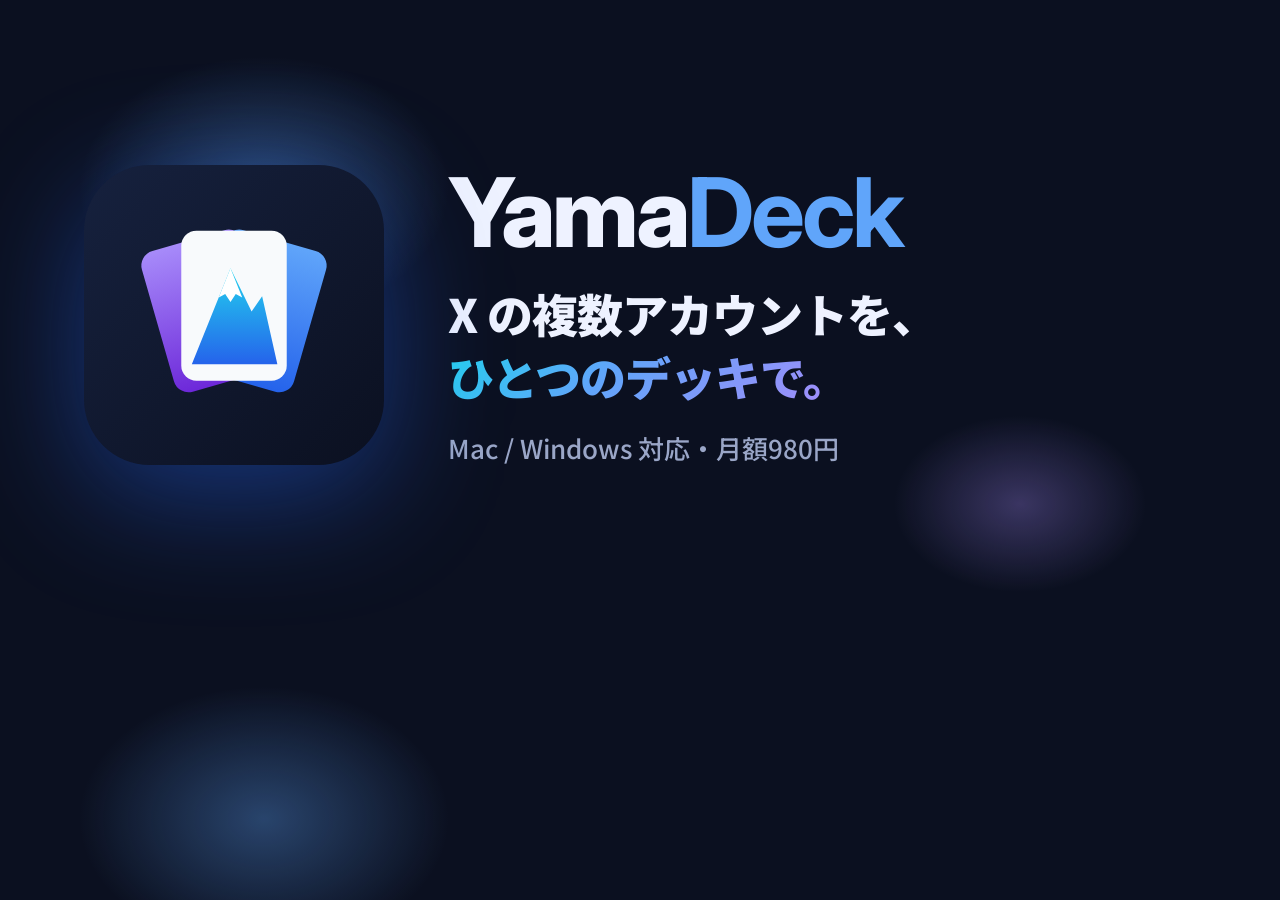
<file: og.html>
<!doctype html><html><head><meta charset="utf-8">
<link href="https://fonts.googleapis.com/css2?family=Inter:wght@800&family=Noto+Sans+JP:wght@500;900&display=swap" rel="stylesheet">
<style>
html,body{margin:0;width:1200px;height:630px;overflow:hidden}
body{background:radial-gradient(closest-side at 22% 30%,rgba(96,165,250,.35),transparent 70%),radial-gradient(closest-side at 85% 80%,rgba(167,139,250,.3),transparent 70%),#0b1020;color:#eef2ff;font-family:"Noto Sans JP",sans-serif;display:flex;align-items:center;padding:0 84px;box-sizing:border-box;gap:64px}
img{width:300px;height:300px;flex-shrink:0;filter:drop-shadow(0 30px 60px rgba(37,99,235,.45))}
.n{font-family:Inter,sans-serif;font-weight:800;font-size:96px;letter-spacing:-3px;line-height:1}
.n b{color:#60a5fa}
.t{margin-top:22px;font-weight:900;font-size:46px;line-height:1.35;letter-spacing:-1px}
.t span{background:linear-gradient(135deg,#22d3ee,#60a5fa 40%,#a78bfa);-webkit-background-clip:text;color:transparent}
.s{margin-top:22px;font-size:26px;color:#9aa6c7;font-weight:500}
</style></head><body>
<img src="logo.svg">
<div><div class="n">Yama<b>Deck</b></div>
<div class="t">X の複数アカウントを、<br><span>ひとつのデッキで。</span></div>
<div class="s">Mac / Windows 対応・月額980円</div></div>
</body></html>
</file>
<file: theme-wa.css>
/* 和風テーマ（紹介ページ・マニュアル共通）
   墨の地に金と朱。見出しは明朝、本文は角ゴシック。各ページの基本スタイルの後に読み込んで上書きする。 */
:root {
  --bg: #0d0c0a;
  --bg-2: #14120e;
  --panel: #191611;
  --panel-2: #221e17;
  --line: rgba(201, 169, 97, .2);
  --text: #f2ebdc;
  --sub: #b3a891;
  --blue: #d4b475;          /* 旧アクセント色 → 金 */
  --blue-d: #a8823f;
  --violet: #c9a961;
  --cyan: #e8d29e;
  --green: #c9a961;
  --amber: #d98b5f;
  --shu: #c0462d;           /* 朱 */
  --gold: #d4b475;
  --grad: linear-gradient(135deg, #f3e1ad 0%, #d4b475 45%, #a8823f 100%);
  --radius: 6px;
  --mincho: "Shippori Mincho B1", "Hiragino Mincho ProN", "Yu Mincho", serif;
  --gothic: "Zen Kaku Gothic New", "Hiragino Sans", "Yu Gothic", sans-serif;
}

body {
  font-family: var(--gothic);
  background:
    radial-gradient(1200px 600px at 50% -200px, rgba(212, 180, 117, .08), transparent 70%),
    var(--bg);
  letter-spacing: .02em;
}
/* 和紙のような細かい粒子 */
body::before {
  content: ""; position: fixed; inset: 0; pointer-events: none; z-index: 0; opacity: .05;
  background-image: url("data:image/svg+xml,%3Csvg xmlns='http://www.w3.org/2000/svg' width='160' height='160'%3E%3Cfilter id='n'%3E%3CfeTurbulence baseFrequency='.9' numOctaves='2' stitchTiles='stitch'/%3E%3C/filter%3E%3Crect width='100%25' height='100%25' filter='url(%23n)'/%3E%3C/svg%3E");
}
header, main, footer, .layout { position: relative; z-index: 1; }

h1, h2, h3, .brand, .price, .plan, summary, .toc b {
  font-family: var(--mincho);
}
h1 { font-weight: 800; letter-spacing: .04em; line-height: 1.35; }
h2 { font-weight: 700; letter-spacing: .06em; }
h3 { font-weight: 700; letter-spacing: .04em; }
h1 .g {
  background: var(--grad); -webkit-background-clip: text; background-clip: text; color: transparent;
}

/* ヘッダー */
header { background: rgba(13, 12, 10, .82); border-bottom: 1px solid var(--line); }
.brand b { color: var(--gold); }
.nav-links a { letter-spacing: .08em; }

/* ボタン */
.btn { border-radius: 3px; letter-spacing: .12em; font-family: var(--mincho); font-weight: 700; }
.btn-primary { background: var(--grad); color: #1a140a; box-shadow: 0 10px 30px rgba(212, 180, 117, .18); }
.btn-primary:hover { box-shadow: 0 14px 40px rgba(212, 180, 117, .32); }
.btn-ghost { border: 1px solid rgba(212, 180, 117, .45); color: var(--text); background: transparent; }
.btn-ghost:hover { background: rgba(212, 180, 117, .08); }

/* ヒーロー：青海波を薄く敷く */
.hero::before {
  inset: 0 -10% auto; height: 100%;
  background:
    radial-gradient(closest-side at 50% 30%, rgba(212, 180, 117, .12), transparent 75%),
    url("data:image/svg+xml,%3Csvg xmlns='http://www.w3.org/2000/svg' width='80' height='40' viewBox='0 0 80 40'%3E%3Cg fill='none' stroke='%23d4b475' stroke-opacity='.10' stroke-width='1'%3E%3Cpath d='M0 40a40 40 0 0 1 80 0M10 40a30 30 0 0 1 60 0M20 40a20 20 0 0 1 40 0M30 40a10 10 0 0 1 20 0M-40 20a40 40 0 0 1 80 0M-30 20a30 30 0 0 1 60 0M-20 20a20 20 0 0 1 40 0M-10 20a10 10 0 0 1 20 0M40 20a40 40 0 0 1 80 0M50 20a30 30 0 0 1 60 0M60 20a20 20 0 0 1 40 0M70 20a10 10 0 0 1 20 0'/%3E%3C/g%3E%3C/svg%3E");
  -webkit-mask-image: linear-gradient(to bottom, #000 0%, transparent 85%);
          mask-image: linear-gradient(to bottom, #000 0%, transparent 85%);
}
.pill { border-radius: 2px; border-color: rgba(212, 180, 117, .4); color: var(--gold); letter-spacing: .15em; font-family: var(--mincho); }
.pill i { background: var(--shu); box-shadow: 0 0 10px rgba(192, 70, 45, .8); border-radius: 0; transform: rotate(45deg); width: 7px; height: 7px; }
.lead { letter-spacing: .06em; line-height: 2.1; }

/* アプリ画面のイメージ */
.mock { border-radius: 8px; border-color: var(--line); background: var(--panel); box-shadow: 0 40px 100px rgba(0, 0, 0, .6), 0 0 0 1px rgba(212, 180, 117, .06); }
.mock-bar { background: #110f0c; }
.mock-side { background: #15130f; }
.mock-main { background: #100e0b; }
.mock-acc.on { background: rgba(212, 180, 117, .12); outline-color: rgba(212, 180, 117, .4); }
.mock-url, .mock-stats div { background: var(--panel-2); }
.sk .ln i { background: #2a251c; }
.sk .ln i:first-child { background: #3a3324; }

/* セクション見出し：英字の小見出しを金の細線で挟む */
.eyebrow {
  display: inline-flex; align-items: center; gap: 14px;
  color: var(--gold); font-family: var(--mincho); letter-spacing: .4em; font-weight: 600;
}
.eyebrow::before, .eyebrow::after { content: ""; width: 36px; height: 1px; background: linear-gradient(90deg, transparent, var(--gold)); }
.eyebrow::after { background: linear-gradient(90deg, var(--gold), transparent); }

/* カード類 */
.feat, .uc, .step, .install-card, details, .dl a, .final, .aff, .toc, ol.steps > li, .dl-card {
  border-radius: var(--radius); border-color: var(--line);
}
.feat { background: linear-gradient(180deg, rgba(212, 180, 117, .04), transparent 60%), var(--panel); }
.feat:hover { border-color: rgba(212, 180, 117, .5); }
.feat .ic { border-radius: 4px; background: rgba(212, 180, 117, .1); color: var(--gold); border: 1px solid rgba(212, 180, 117, .25); }
.feat li { border-radius: 2px; background: rgba(212, 180, 117, .08); color: #e6d6ad; }
.uc-tag { border-radius: 2px; background: rgba(192, 70, 45, .14); color: #e6907a; letter-spacing: .1em; }

/* 手順の番号は漢数字 */
.step::before {
  content: counter(s, cjk-ideographic); border-radius: 0; width: 40px; height: 40px;
  background: transparent; color: var(--gold); border: 1px solid rgba(212, 180, 117, .55);
  font-family: var(--mincho); font-size: 18px;
}
.step h3 { margin-top: 6px; }

/* 料金 */
.price-card {
  border-radius: 6px; border-width: 1px;
  background: linear-gradient(var(--panel), var(--panel)) padding-box, var(--grad) border-box;
  box-shadow: 0 30px 80px rgba(0, 0, 0, .5), 0 0 60px rgba(212, 180, 117, .08);
}
.price { font-family: var(--mincho); letter-spacing: .02em; }
.check li::before {
  border-radius: 0; width: 8px; height: 8px; margin: 9px 6px 0; transform: rotate(45deg); background: var(--gold);
}
.dl a:hover { border-color: rgba(212, 180, 117, .6); }
summary::after { color: var(--gold); }

.final {
  background:
    radial-gradient(closest-side at 50% 0%, rgba(212, 180, 117, .14), transparent),
    var(--bg-2);
}
footer { border-top: 1px solid var(--line); }

/* ── マニュアル ── */
h2 .no {
  border-radius: 0; background: transparent; color: var(--gold);
  border: 1px solid rgba(212, 180, 117, .55); font-family: var(--mincho);
}
ol.steps > li::before { color: var(--gold); border-color: rgba(212, 180, 117, .45); background: transparent; font-family: var(--mincho); }
.ui { border-radius: 2px; background: rgba(212, 180, 117, .08); border-color: rgba(212, 180, 117, .3); color: #f0e2bd; }
.note { background: rgba(212, 180, 117, .06); border-color: rgba(212, 180, 117, .3); border-radius: 4px; }
.warn { background: rgba(192, 70, 45, .08); border-color: rgba(192, 70, 45, .4); border-radius: 4px; }
pre { background: #110f0c; border-color: var(--line); color: #e8dcc0; border-radius: 4px; }
th { background: var(--panel-2); }
.toc a:hover { color: var(--gold); }
</file>
